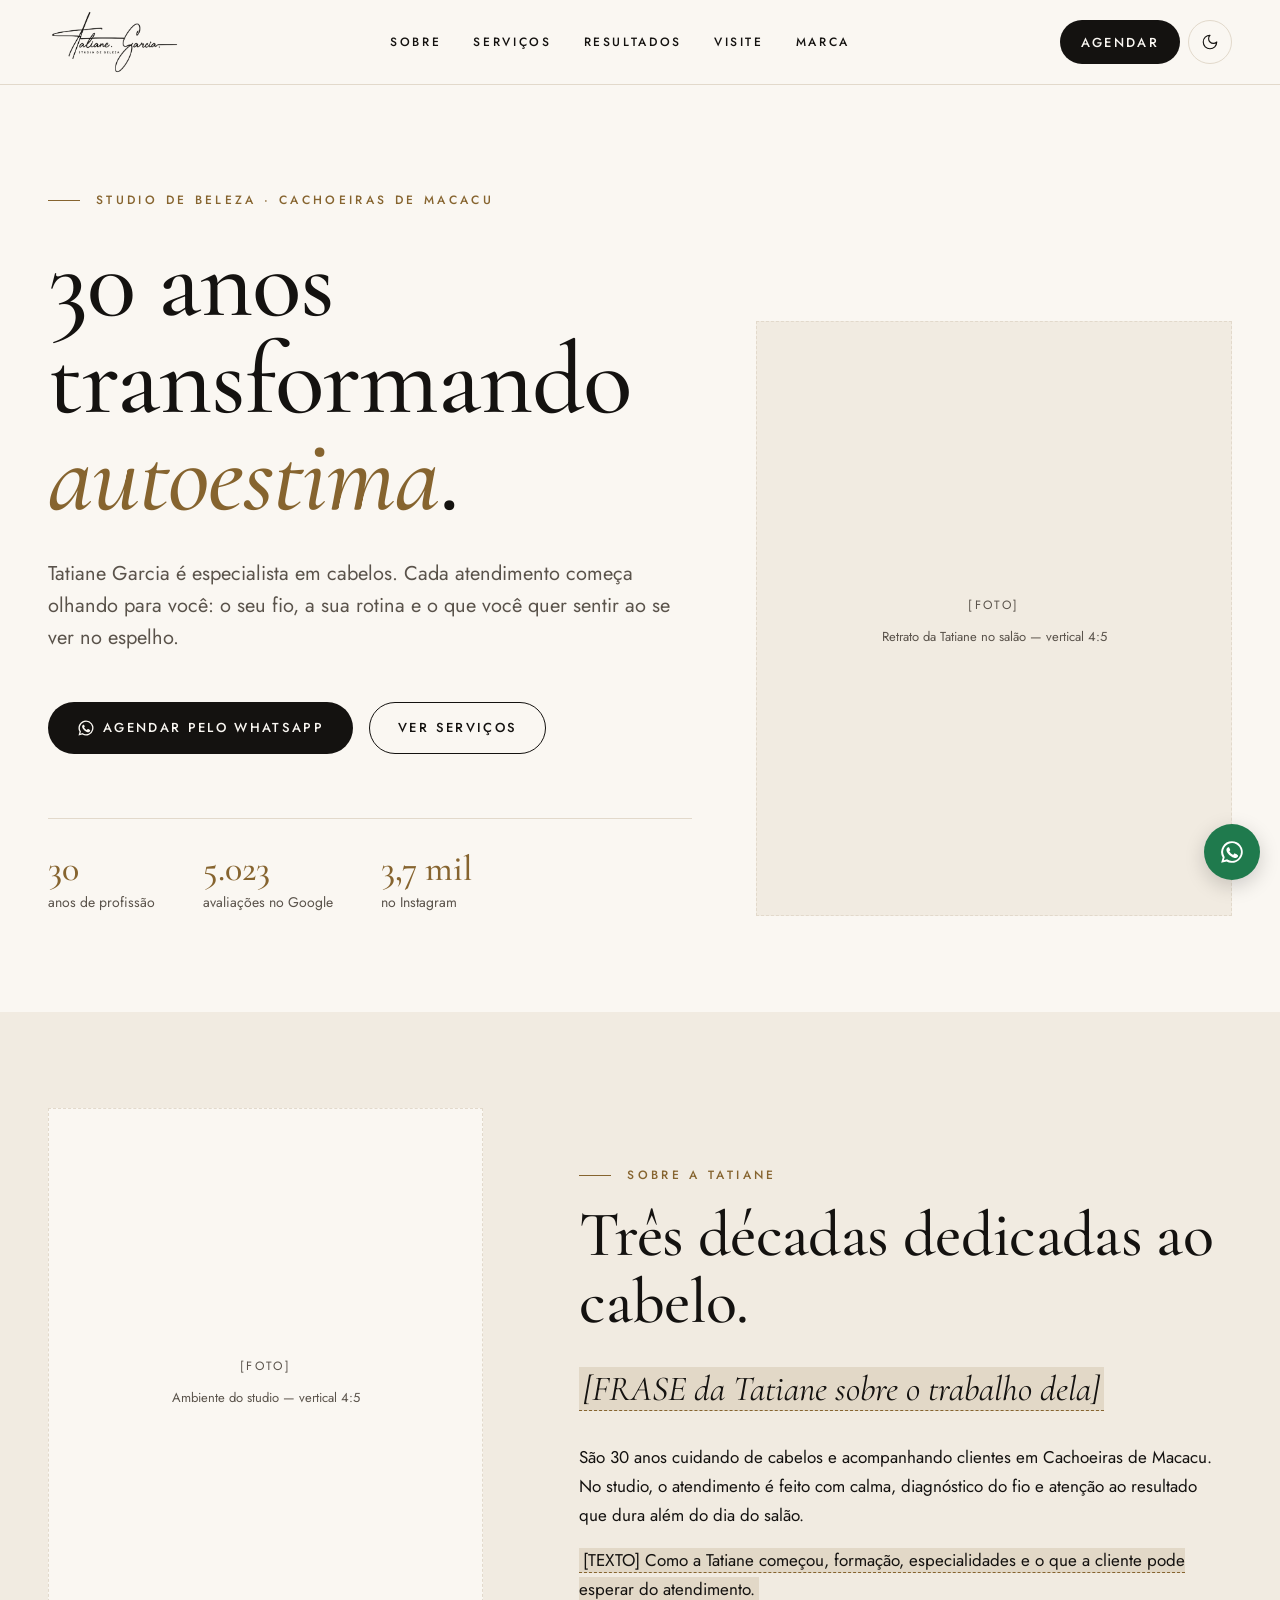
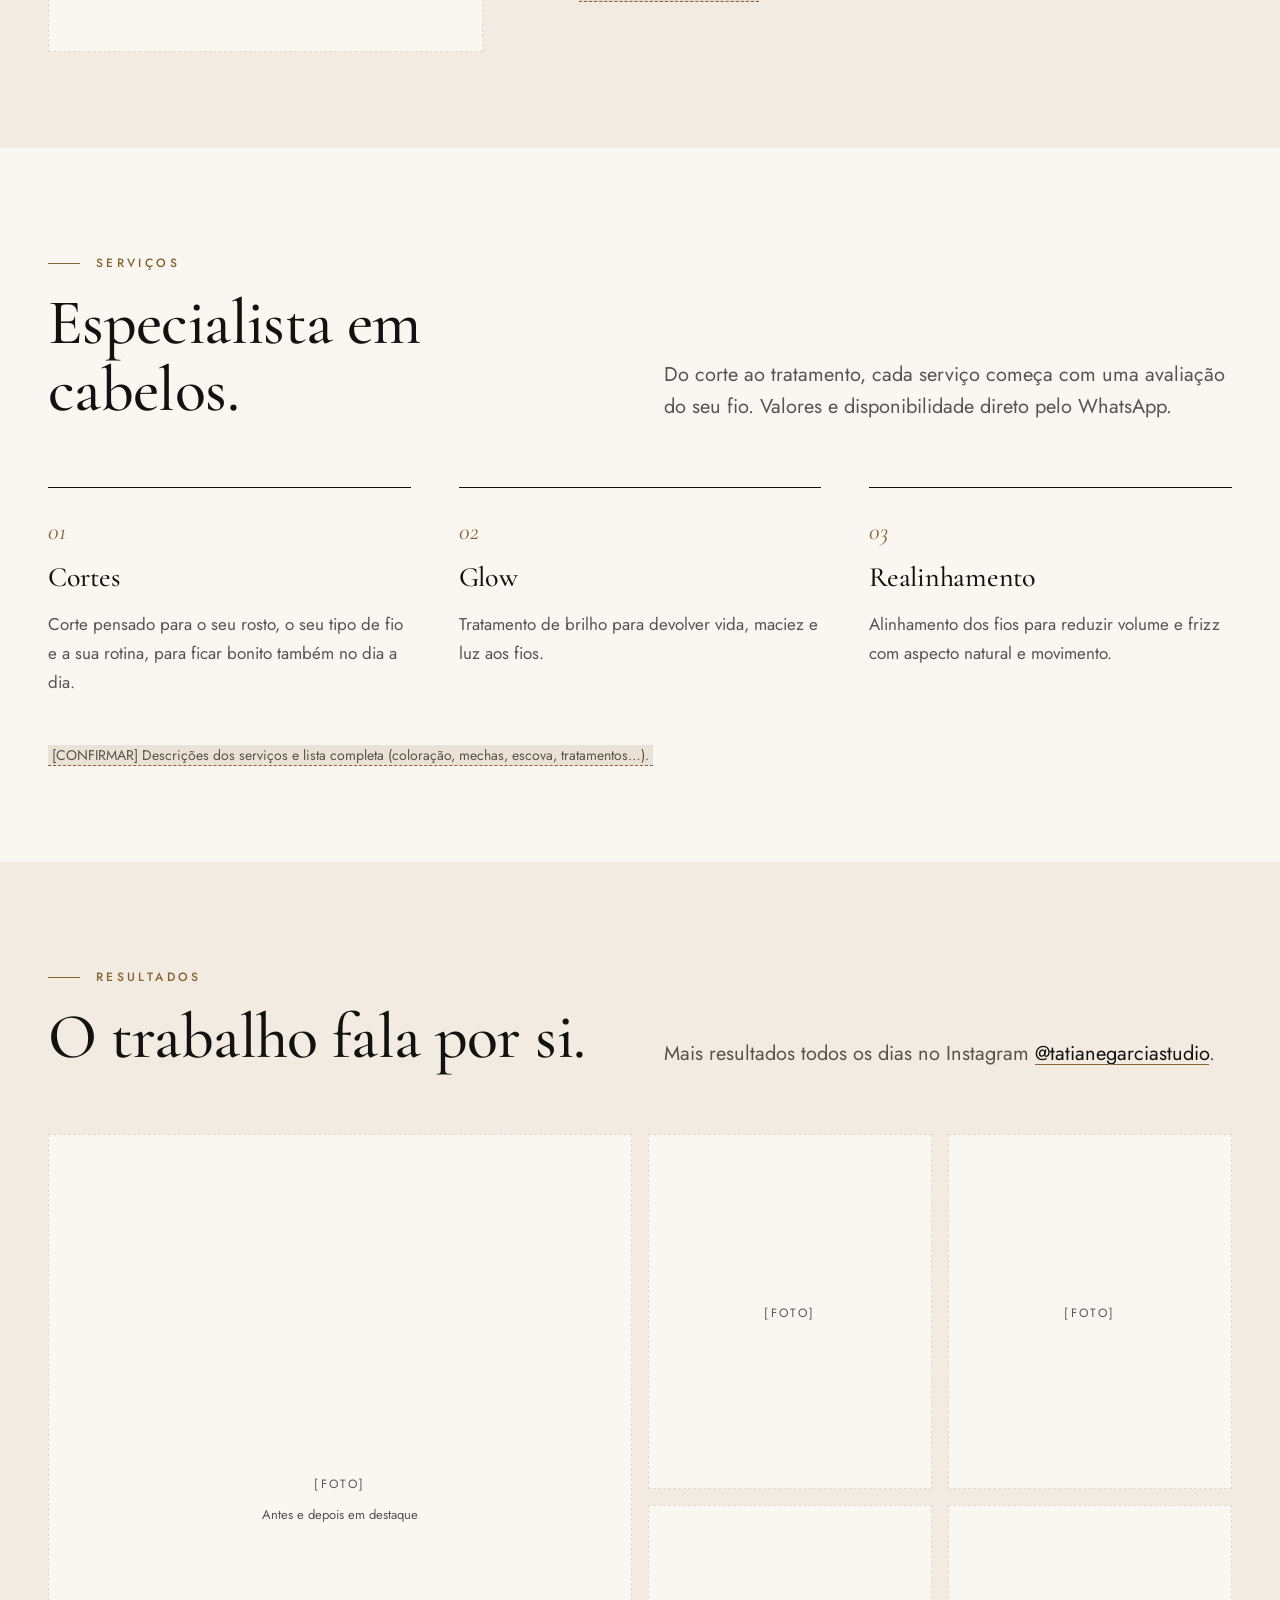
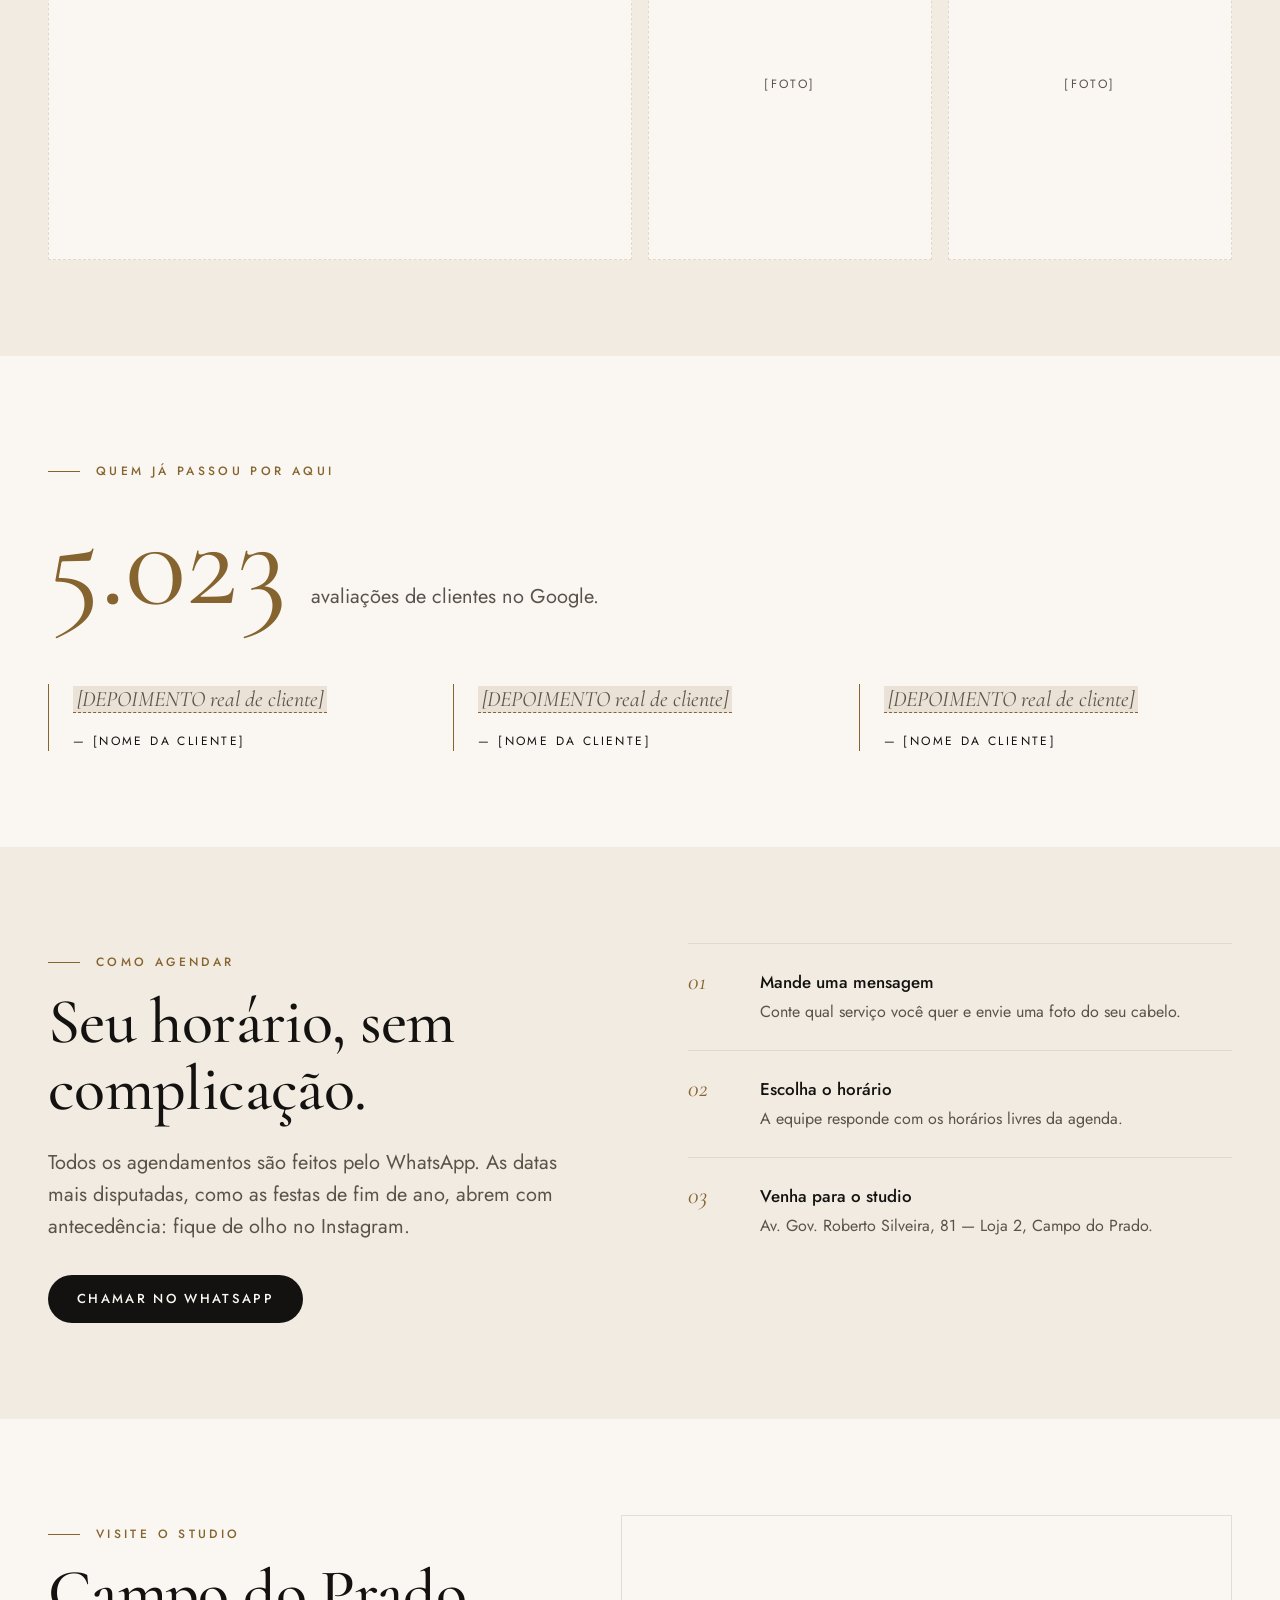
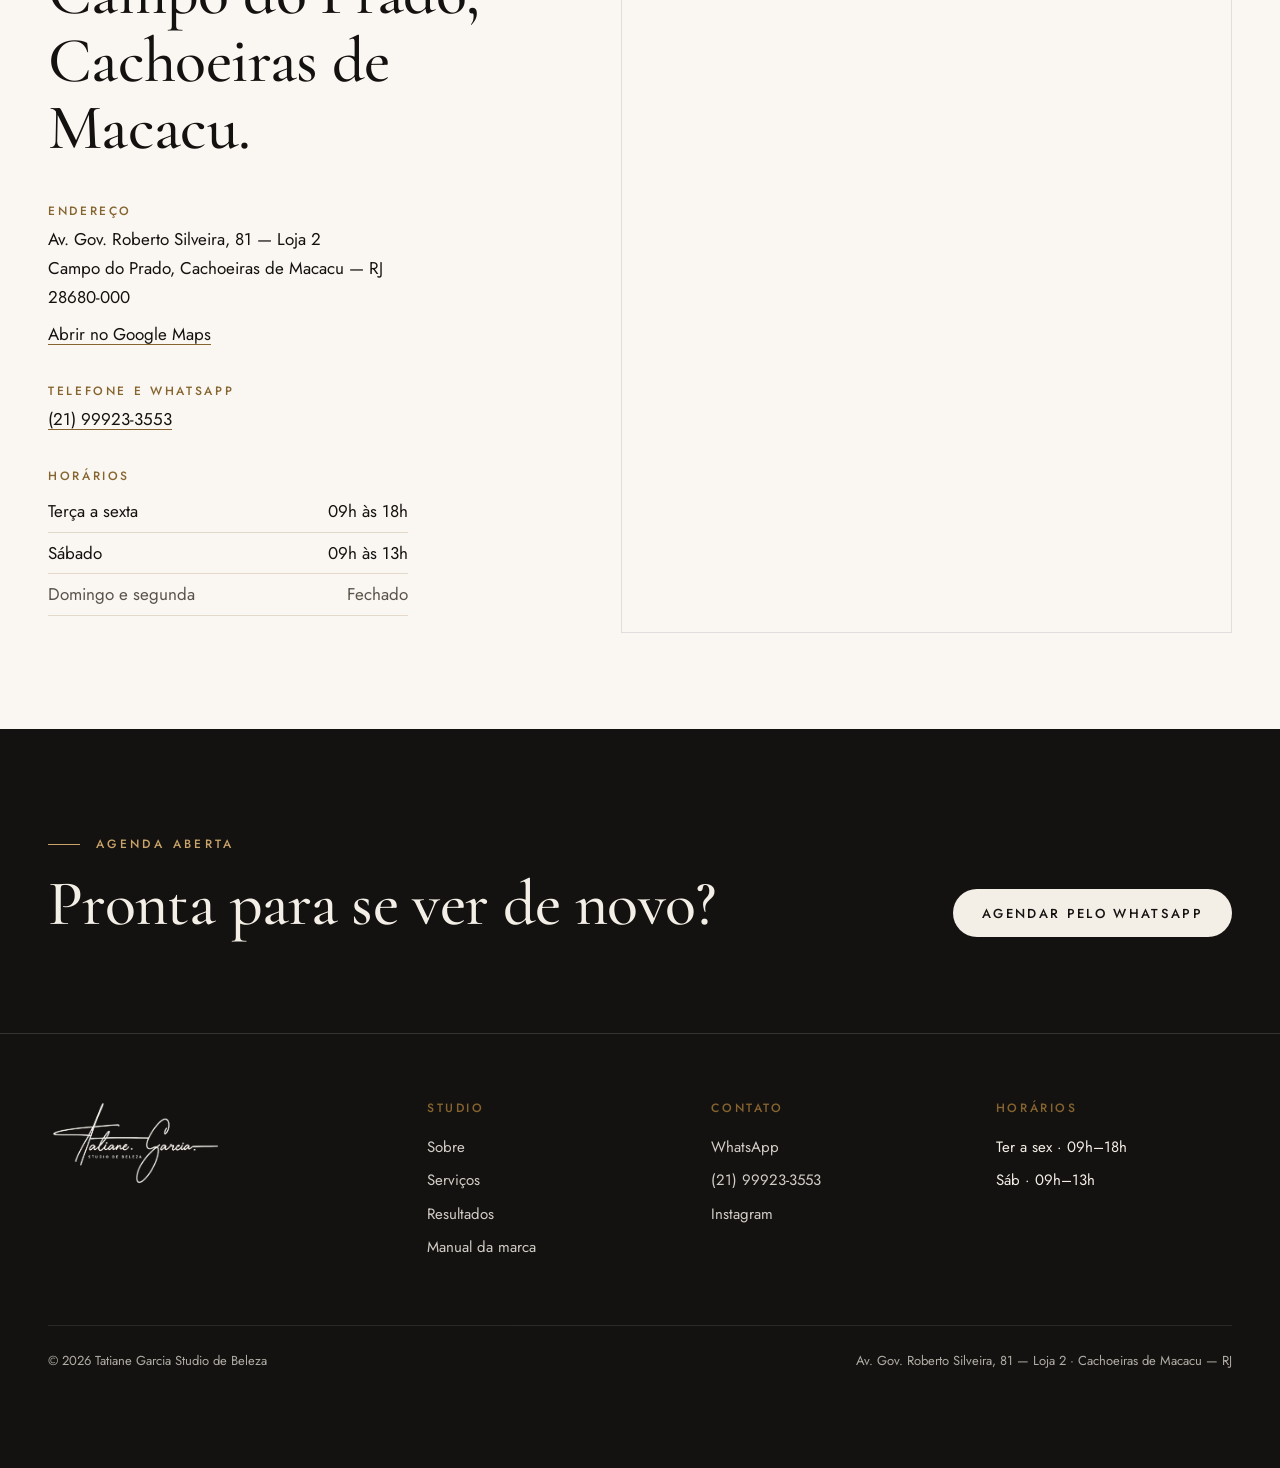
<file: index.html>
<!doctype html>
<html lang="pt-BR">
<head>
  <meta charset="utf-8">
  <meta name="viewport" content="width=device-width, initial-scale=1">
  <title>Tatiane Garcia Studio de Beleza · Cachoeiras de Macacu</title>
  <meta name="description" content="Especialista em cabelos há 30 anos em Cachoeiras de Macacu. Cortes, Glow e Realinhamento. Agende pelo WhatsApp.">
  <meta name="theme-color" content="#faf7f2">
  <meta property="og:title" content="Tatiane Garcia Studio de Beleza">
  <meta property="og:description" content="30 anos transformando autoestima. Especialista em cabelos em Cachoeiras de Macacu.">
  <meta property="og:image" content="assets/logo-original.jpg">
  <link rel="icon" href="assets/logo-preto.png">
  <link rel="preconnect" href="https://fonts.googleapis.com">
  <link rel="preconnect" href="https://fonts.gstatic.com" crossorigin>
  <link href="https://fonts.googleapis.com/css2?family=Cormorant+Garamond:ital,wght@0,500;0,600;1,500&family=Jost:wght@400;500&display=swap" rel="stylesheet">
  <link rel="stylesheet" href="assets/styles.css">
  <script src="assets/site.js"></script>
  <script type="application/ld+json">
  {
    "@context": "https://schema.org",
    "@type": "BeautySalon",
    "name": "Tatiane Garcia Studio de Beleza",
    "telephone": "+55 21 99923-3553",
    "address": {
      "@type": "PostalAddress",
      "streetAddress": "Av. Gov. Roberto Silveira, 81 - Loja 2 - Campo do Prado",
      "addressLocality": "Cachoeiras de Macacu",
      "addressRegion": "RJ",
      "postalCode": "28680-000",
      "addressCountry": "BR"
    },
    "openingHoursSpecification": [
      { "@type": "OpeningHoursSpecification", "dayOfWeek": ["Tuesday","Wednesday","Thursday","Friday"], "opens": "09:00", "closes": "18:00" },
      { "@type": "OpeningHoursSpecification", "dayOfWeek": "Saturday", "opens": "09:00", "closes": "13:00" }
    ],
    "sameAs": ["https://www.instagram.com/tatianegarciastudio/"]
  }
  </script>
</head>
<body>
  <a class="skip" href="#conteudo">Pular para o conteúdo</a>

  <header class="header">
    <div class="wrap header__in">
      <a class="logo" href="./" aria-label="Tatiane Garcia Studio de Beleza — início">
        <img class="logo--light" src="assets/logo-preto.png" alt="" width="809" height="415">
        <img class="logo--dark" src="assets/logo-branco.png" alt="" width="809" height="415">
      </a>
      <nav id="nav" class="nav" aria-label="Principal">
        <a href="#sobre">Sobre</a>
        <a href="#servicos">Serviços</a>
        <a href="#resultados">Resultados</a>
        <a href="#visita">Visite</a>
        <a href="brand/">Marca</a>
      </nav>
      <div class="header__tools">
        <a class="btn btn--primary btn--sm" href="https://wa.me/5521999233553?text=Ol%C3%A1%2C%20Tatiane!%20Gostaria%20de%20agendar%20um%20hor%C3%A1rio." target="_blank" rel="noopener">Agendar</a>
        <button class="icon-btn" type="button" data-theme-toggle aria-label="Alternar tema">
          <svg viewBox="0 0 24 24" fill="none" stroke="currentColor" stroke-width="1.5" stroke-linecap="round" stroke-linejoin="round" aria-hidden="true"><path d="M12 3a6 6 0 0 0 9 9 9 9 0 1 1-9-9Z"/></svg>
        </button>
        <button class="icon-btn menu-btn" type="button" data-menu aria-controls="nav" aria-expanded="false" aria-label="Abrir menu">
          <svg viewBox="0 0 24 24" fill="none" stroke="currentColor" stroke-width="1.5" stroke-linecap="round" aria-hidden="true"><path d="M4 8h16M4 16h16"/></svg>
        </button>
      </div>
    </div>
  </header>

  <main id="conteudo">
    <section class="hero">
      <div class="wrap hero__grid">
        <div>
          <span class="label">Studio de beleza · Cachoeiras de Macacu</span>
          <h1 class="display">30 anos transformando <em class="italic">autoestima</em>.</h1>
          <p class="lead">Tatiane Garcia é especialista em cabelos. Cada atendimento começa olhando para você: o seu fio, a sua rotina e o que você quer sentir ao se ver no espelho.</p>
          <div class="hero__ctas">
            <a class="btn btn--primary" href="https://wa.me/5521999233553?text=Ol%C3%A1%2C%20Tatiane!%20Gostaria%20de%20agendar%20um%20hor%C3%A1rio." target="_blank" rel="noopener">
              <svg viewBox="0 0 24 24" fill="currentColor" aria-hidden="true"><path d="M12 2a10 10 0 0 0-8.6 15.1L2 22l5-1.3A10 10 0 1 0 12 2Zm0 18.2a8.2 8.2 0 0 1-4.2-1.2l-.3-.2-3 .8.8-2.9-.2-.3A8.2 8.2 0 1 1 12 20.2Zm4.5-6.1c-.2-.1-1.5-.7-1.7-.8-.2-.1-.4-.1-.6.1l-.8 1c-.1.2-.3.2-.5.1a6.7 6.7 0 0 1-3.3-2.9c-.3-.4.2-.4.7-1.3.1-.2 0-.3 0-.4l-.8-1.8c-.2-.5-.4-.4-.6-.4h-.5a1 1 0 0 0-.7.3 3 3 0 0 0-.9 2.2 5.2 5.2 0 0 0 1.1 2.7 11.8 11.8 0 0 0 4.5 4c1.7.7 2.3.8 3.2.6a2.7 2.7 0 0 0 1.8-1.2 2.2 2.2 0 0 0 .1-1.3c0-.1-.2-.2-.5-.3Z"/></svg>
              Agendar pelo WhatsApp
            </a>
            <a class="btn btn--ghost" href="#servicos">Ver serviços</a>
          </div>
          <div class="hero__facts">
            <div class="fact"><b>30</b><span>anos de profissão</span></div>
            <div class="fact"><b>5.023</b><span>avaliações no Google</span></div>
            <div class="fact"><b>3,7 mil</b><span>no Instagram</span></div>
          </div>
        </div>
        <div class="ph" role="img" aria-label="Espaço para foto da Tatiane no salão">
          <div><span>[Foto]</span><small>Retrato da Tatiane no salão — vertical 4:5</small></div>
        </div>
      </div>
    </section>

    <section id="sobre" class="section section--alt">
      <div class="wrap about">
        <div class="ph" role="img" aria-label="Espaço para foto do salão">
          <div><span>[Foto]</span><small>Ambiente do studio — vertical 4:5</small></div>
        </div>
        <div>
          <span class="label">Sobre a Tatiane</span>
          <h2 class="h1" style="margin-top:16px">Três décadas dedicadas ao cabelo.</h2>
          <blockquote><span class="todo">[FRASE da Tatiane sobre o trabalho dela]</span></blockquote>
          <div class="prose">
            <p>São 30 anos cuidando de cabelos e acompanhando clientes em Cachoeiras de Macacu. No studio, o atendimento é feito com calma, diagnóstico do fio e atenção ao resultado que dura além do dia do salão.</p>
            <p><span class="todo">[TEXTO] Como a Tatiane começou, formação, especialidades e o que a cliente pode esperar do atendimento.</span></p>
          </div>
        </div>
      </div>
    </section>

    <section id="servicos" class="section">
      <div class="wrap">
        <div class="head">
          <div>
            <span class="label">Serviços</span>
            <h2 class="h1">Especialista em cabelos.</h2>
          </div>
          <p class="lead">Do corte ao tratamento, cada serviço começa com uma avaliação do seu fio. Valores e disponibilidade direto pelo WhatsApp.</p>
        </div>
        <div class="services">
          <article class="service">
            <span class="service__n">01</span>
            <h3 class="h2">Cortes</h3>
            <p>Corte pensado para o seu rosto, o seu tipo de fio e a sua rotina, para ficar bonito também no dia a dia.</p>
          </article>
          <article class="service">
            <span class="service__n">02</span>
            <h3 class="h2">Glow</h3>
            <p>Tratamento de brilho para devolver vida, maciez e luz aos fios.</p>
          </article>
          <article class="service">
            <span class="service__n">03</span>
            <h3 class="h2">Realinhamento</h3>
            <p>Alinhamento dos fios para reduzir volume e frizz com aspecto natural e movimento.</p>
          </article>
        </div>
        <p class="small note"><span class="todo">[CONFIRMAR] Descrições dos serviços e lista completa (coloração, mechas, escova, tratamentos…).</span></p>
      </div>
    </section>

    <section id="resultados" class="section section--alt">
      <div class="wrap">
        <div class="head">
          <div>
            <span class="label">Resultados</span>
            <h2 class="h1">O trabalho fala por si.</h2>
          </div>
          <p class="lead">Mais resultados todos os dias no Instagram <a class="link" href="https://www.instagram.com/tatianegarciastudio/" target="_blank" rel="noopener">@tatianegarciastudio</a>.</p>
        </div>
        <div class="gallery">
          <div class="ph" role="img" aria-label="Espaço para foto de resultado"><div><span>[Foto]</span><small>Antes e depois em destaque</small></div></div>
          <div class="ph" role="img" aria-label="Espaço para foto de resultado"><div><span>[Foto]</span></div></div>
          <div class="ph" role="img" aria-label="Espaço para foto de resultado"><div><span>[Foto]</span></div></div>
          <div class="ph" role="img" aria-label="Espaço para foto de resultado"><div><span>[Foto]</span></div></div>
          <div class="ph" role="img" aria-label="Espaço para foto de resultado"><div><span>[Foto]</span></div></div>
        </div>
      </div>
    </section>

    <section id="avaliacoes" class="section">
      <div class="wrap">
        <span class="label">Quem já passou por aqui</span>
        <div class="reviews__top" style="margin-top:24px">
          <span class="reviews__big">5.023</span>
          <p class="lead">avaliações de clientes no Google.</p>
        </div>
        <div class="quotes">
          <figure class="quote" style="margin:0"><p><span class="todo">[DEPOIMENTO real de cliente]</span></p><cite>— [Nome da cliente]</cite></figure>
          <figure class="quote" style="margin:0"><p><span class="todo">[DEPOIMENTO real de cliente]</span></p><cite>— [Nome da cliente]</cite></figure>
          <figure class="quote" style="margin:0"><p><span class="todo">[DEPOIMENTO real de cliente]</span></p><cite>— [Nome da cliente]</cite></figure>
        </div>
      </div>
    </section>

    <section id="agendar" class="section section--alt">
      <div class="wrap book">
        <div>
          <span class="label">Como agendar</span>
          <h2 class="h1" style="margin-top:16px">Seu horário, sem complicação.</h2>
          <p class="lead" style="margin-top:24px">Todos os agendamentos são feitos pelo WhatsApp. As datas mais disputadas, como as festas de fim de ano, abrem com antecedência: fique de olho no Instagram.</p>
          <a class="btn btn--primary" style="margin-top:32px" href="https://wa.me/5521999233553?text=Ol%C3%A1%2C%20Tatiane!%20Gostaria%20de%20agendar%20um%20hor%C3%A1rio." target="_blank" rel="noopener">Chamar no WhatsApp</a>
        </div>
        <ol class="steps">
          <li><div><strong>Mande uma mensagem</strong><span>Conte qual serviço você quer e envie uma foto do seu cabelo.</span></div></li>
          <li><div><strong>Escolha o horário</strong><span>A equipe responde com os horários livres da agenda.</span></div></li>
          <li><div><strong>Venha para o studio</strong><span>Av. Gov. Roberto Silveira, 81 — Loja 2, Campo do Prado.</span></div></li>
        </ol>
      </div>
    </section>

    <section id="visita" class="section">
      <div class="wrap visit">
        <div>
          <span class="label">Visite o studio</span>
          <h2 class="h1" style="margin:16px 0 40px">Campo do Prado, Cachoeiras de Macacu.</h2>
          <dl class="info">
            <div>
              <dt>Endereço</dt>
              <dd>Av. Gov. Roberto Silveira, 81 — Loja 2<br>Campo do Prado, Cachoeiras de Macacu — RJ<br>28680-000</dd>
              <dd style="margin-top:8px"><a class="link" href="https://www.google.com/maps/search/?api=1&query=Tatiane+Garcia+Studio+Av.+Gov.+Roberto+Silveira+81+Cachoeiras+de+Macacu" target="_blank" rel="noopener">Abrir no Google Maps</a></dd>
            </div>
            <div>
              <dt>Telefone e WhatsApp</dt>
              <dd><a class="link" href="tel:+5521999233553">(21) 99923-3553</a></dd>
            </div>
            <div>
              <dt>Horários</dt>
              <dd>
                <table class="hours">
                  <tbody>
                    <tr><td>Terça a sexta</td><td>09h às 18h</td></tr>
                    <tr><td>Sábado</td><td>09h às 13h</td></tr>
                    <tr class="off"><td>Domingo e segunda</td><td>Fechado</td></tr>
                  </tbody>
                </table>
              </dd>
            </div>
          </dl>
        </div>
        <iframe class="map" title="Mapa: Tatiane Garcia Studio em Cachoeiras de Macacu" loading="lazy" referrerpolicy="no-referrer-when-downgrade"
          src="https://www.google.com/maps?q=Av.+Gov.+Roberto+Silveira,+81,+Cachoeiras+de+Macacu+-+RJ,+28680-000&output=embed"></iframe>
      </div>
    </section>

    <section class="section band">
      <div class="wrap band__in">
        <div>
          <span class="label">Agenda aberta</span>
          <h2 class="h1" style="margin-top:16px">Pronta para se ver de novo?</h2>
        </div>
        <a class="btn btn--primary" href="https://wa.me/5521999233553?text=Ol%C3%A1%2C%20Tatiane!%20Gostaria%20de%20agendar%20um%20hor%C3%A1rio." target="_blank" rel="noopener">Agendar pelo WhatsApp</a>
      </div>
    </section>
  </main>

  <footer class="footer">
    <div class="wrap">
      <div class="footer__grid">
        <div><img class="logo-foot" src="assets/logo-branco.png" alt="Tatiane Garcia Studio de Beleza" width="809" height="415" style="filter:none"></div>
        <div>
          <h3>Studio</h3>
          <ul>
            <li><a href="#sobre">Sobre</a></li>
            <li><a href="#servicos">Serviços</a></li>
            <li><a href="#resultados">Resultados</a></li>
            <li><a href="brand/">Manual da marca</a></li>
          </ul>
        </div>
        <div>
          <h3>Contato</h3>
          <ul>
            <li><a href="https://wa.me/5521999233553" target="_blank" rel="noopener">WhatsApp</a></li>
            <li><a href="tel:+5521999233553">(21) 99923-3553</a></li>
            <li><a href="https://www.instagram.com/tatianegarciastudio/" target="_blank" rel="noopener">Instagram</a></li>
          </ul>
        </div>
        <div>
          <h3>Horários</h3>
          <ul>
            <li>Ter a sex · 09h–18h</li>
            <li>Sáb · 09h–13h</li>
          </ul>
        </div>
      </div>
      <div class="footer__bottom">
        <span>© <span data-year>2026</span> Tatiane Garcia Studio de Beleza</span>
        <span>Av. Gov. Roberto Silveira, 81 — Loja 2 · Cachoeiras de Macacu — RJ</span>
      </div>
    </div>
  </footer>

  <a class="fab" href="https://wa.me/5521999233553?text=Ol%C3%A1%2C%20Tatiane!%20Gostaria%20de%20agendar%20um%20hor%C3%A1rio." target="_blank" rel="noopener" aria-label="Agendar pelo WhatsApp">
    <svg viewBox="0 0 24 24" fill="currentColor" aria-hidden="true"><path d="M12 2a10 10 0 0 0-8.6 15.1L2 22l5-1.3A10 10 0 1 0 12 2Zm0 18.2a8.2 8.2 0 0 1-4.2-1.2l-.3-.2-3 .8.8-2.9-.2-.3A8.2 8.2 0 1 1 12 20.2Zm4.5-6.1c-.2-.1-1.5-.7-1.7-.8-.2-.1-.4-.1-.6.1l-.8 1c-.1.2-.3.2-.5.1a6.7 6.7 0 0 1-3.3-2.9c-.3-.4.2-.4.7-1.3.1-.2 0-.3 0-.4l-.8-1.8c-.2-.5-.4-.4-.6-.4h-.5a1 1 0 0 0-.7.3 3 3 0 0 0-.9 2.2 5.2 5.2 0 0 0 1.1 2.7 11.8 11.8 0 0 0 4.5 4c1.7.7 2.3.8 3.2.6a2.7 2.7 0 0 0 1.8-1.2 2.2 2.2 0 0 0 .1-1.3c0-.1-.2-.2-.5-.3Z"/></svg>
  </a>
</body>
</html>
</file>
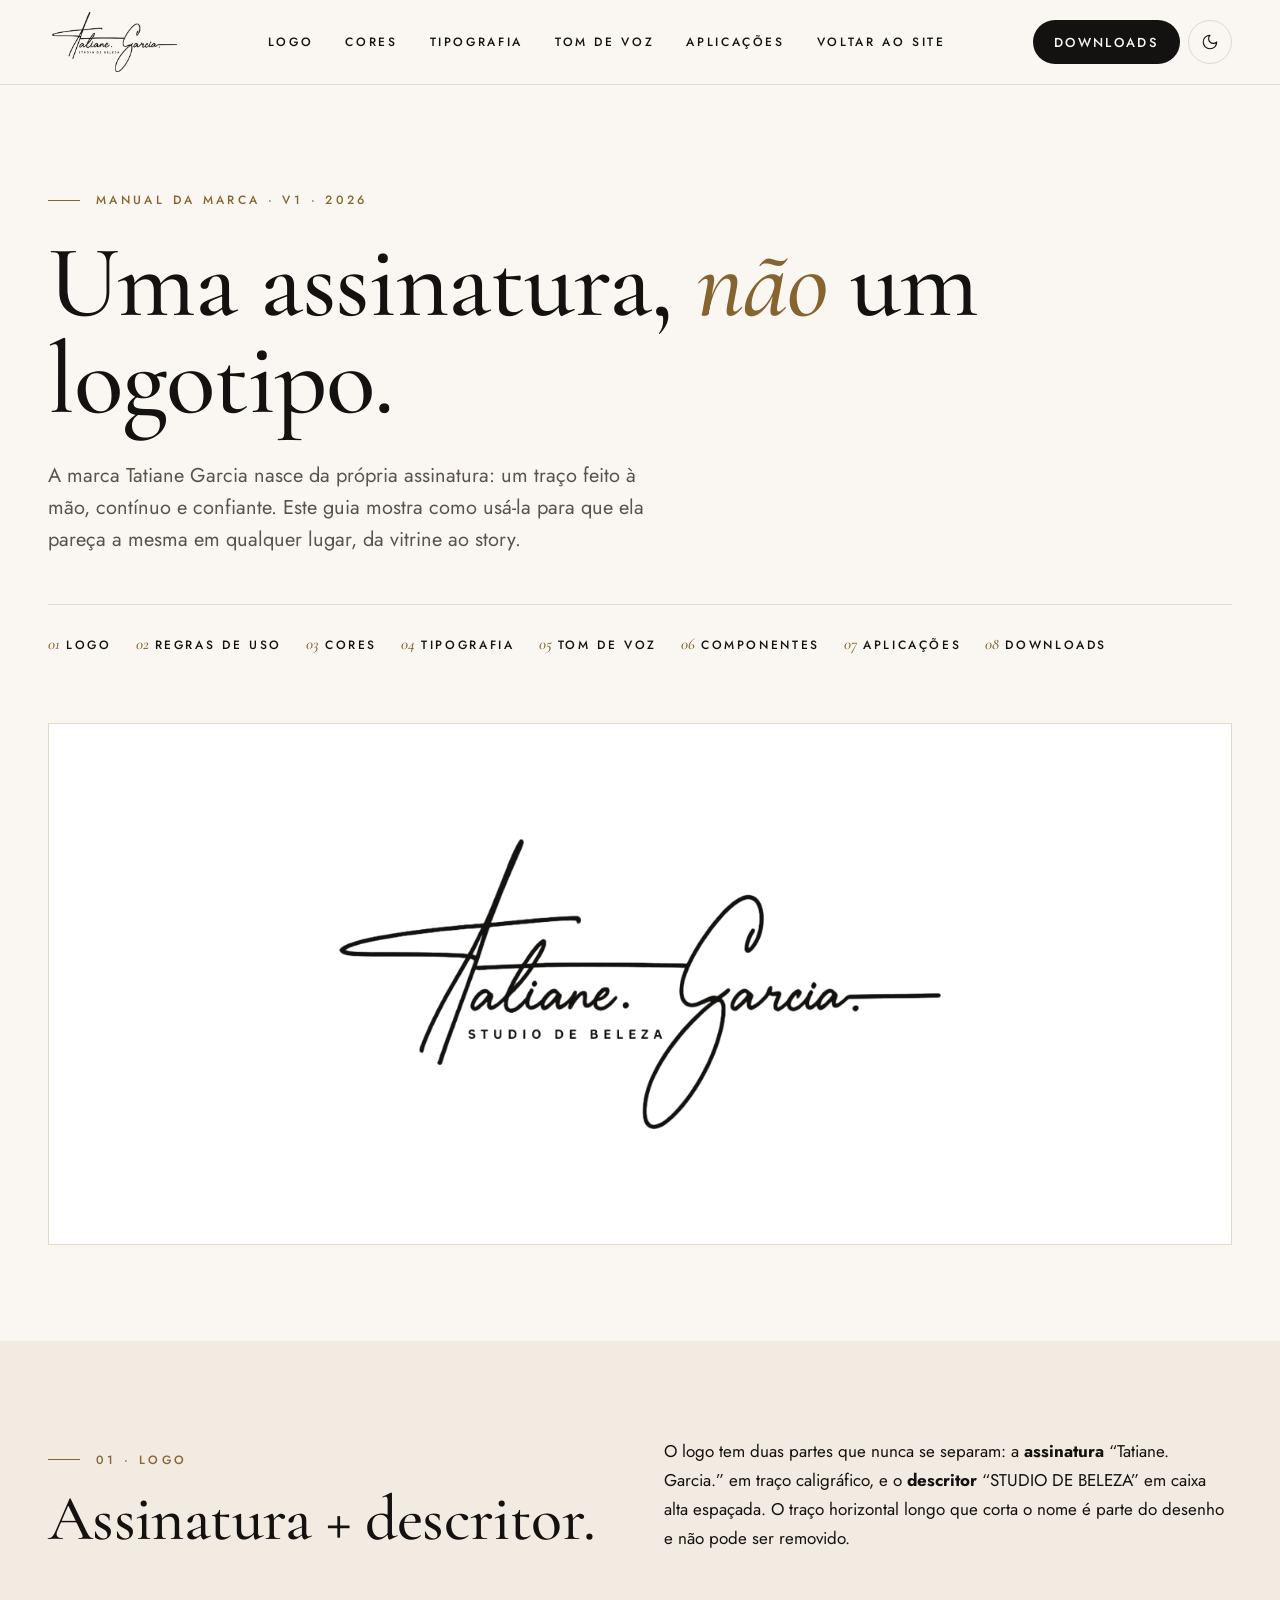
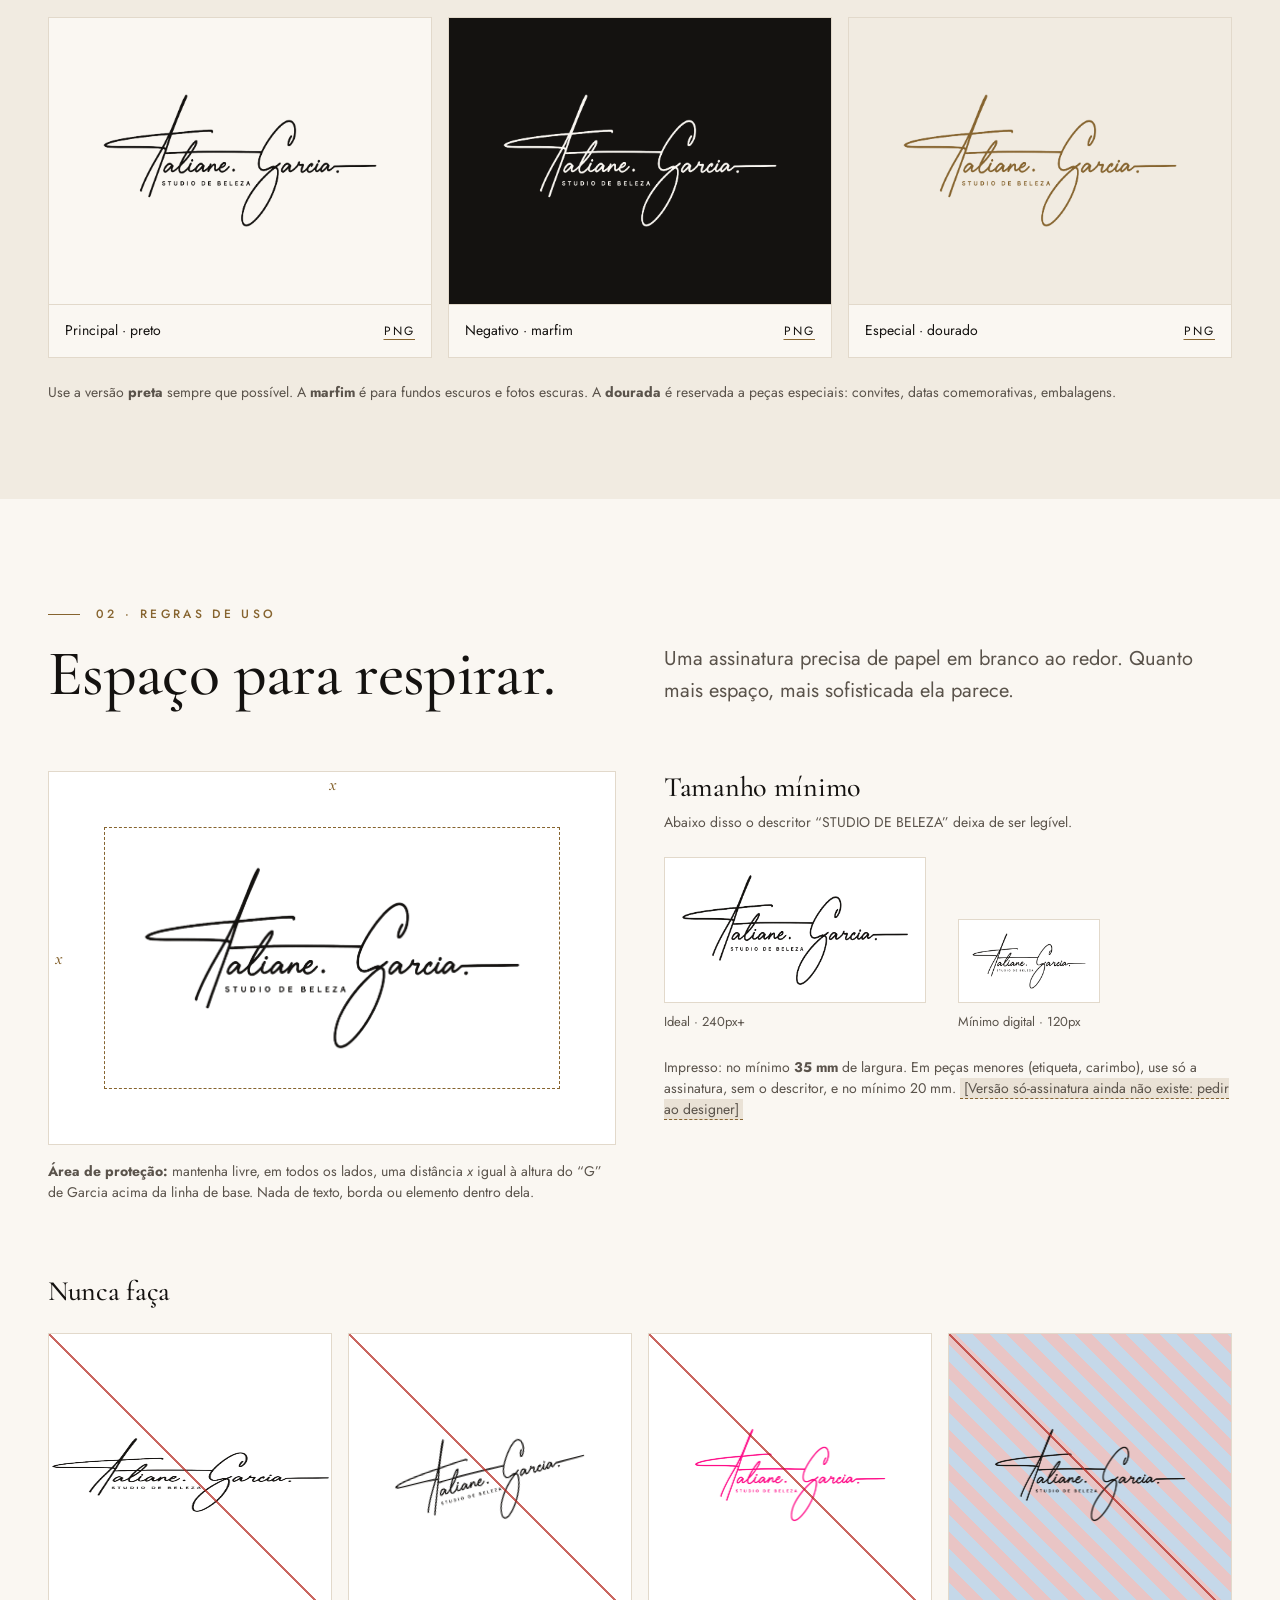
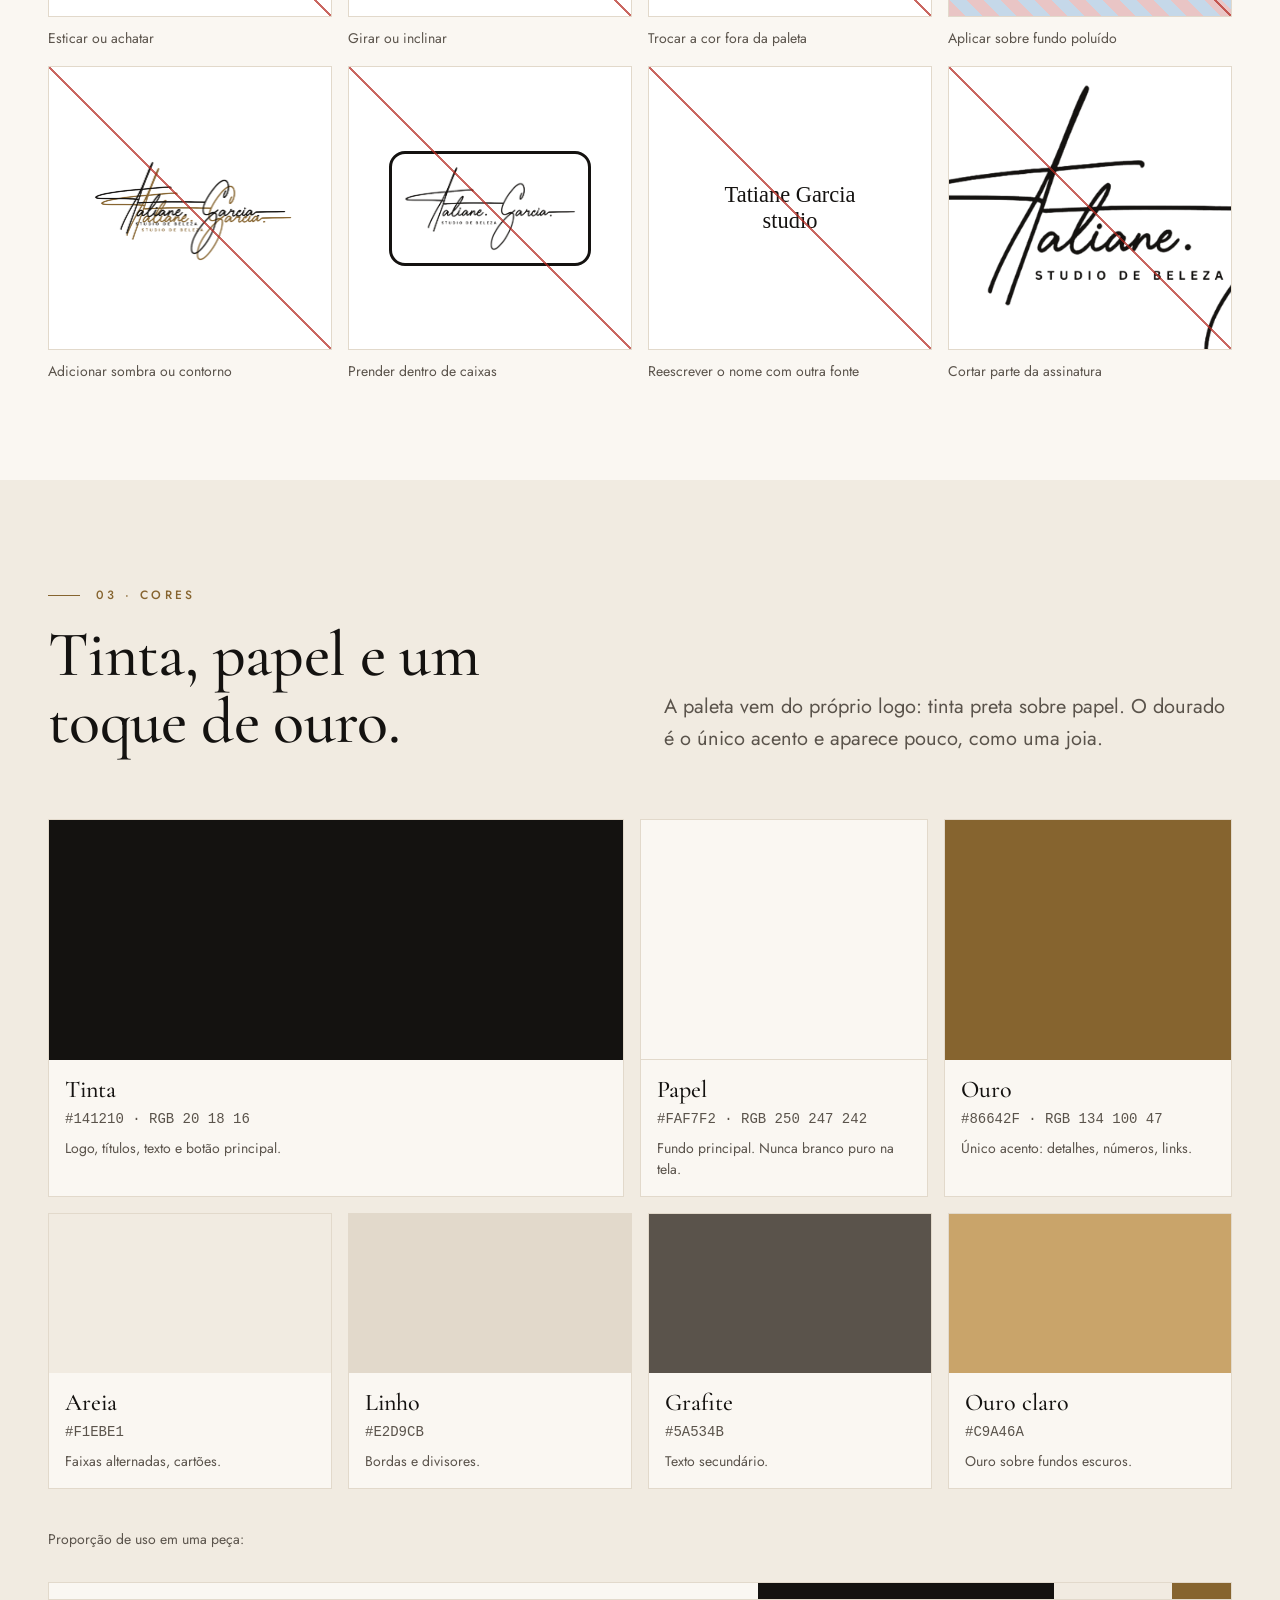
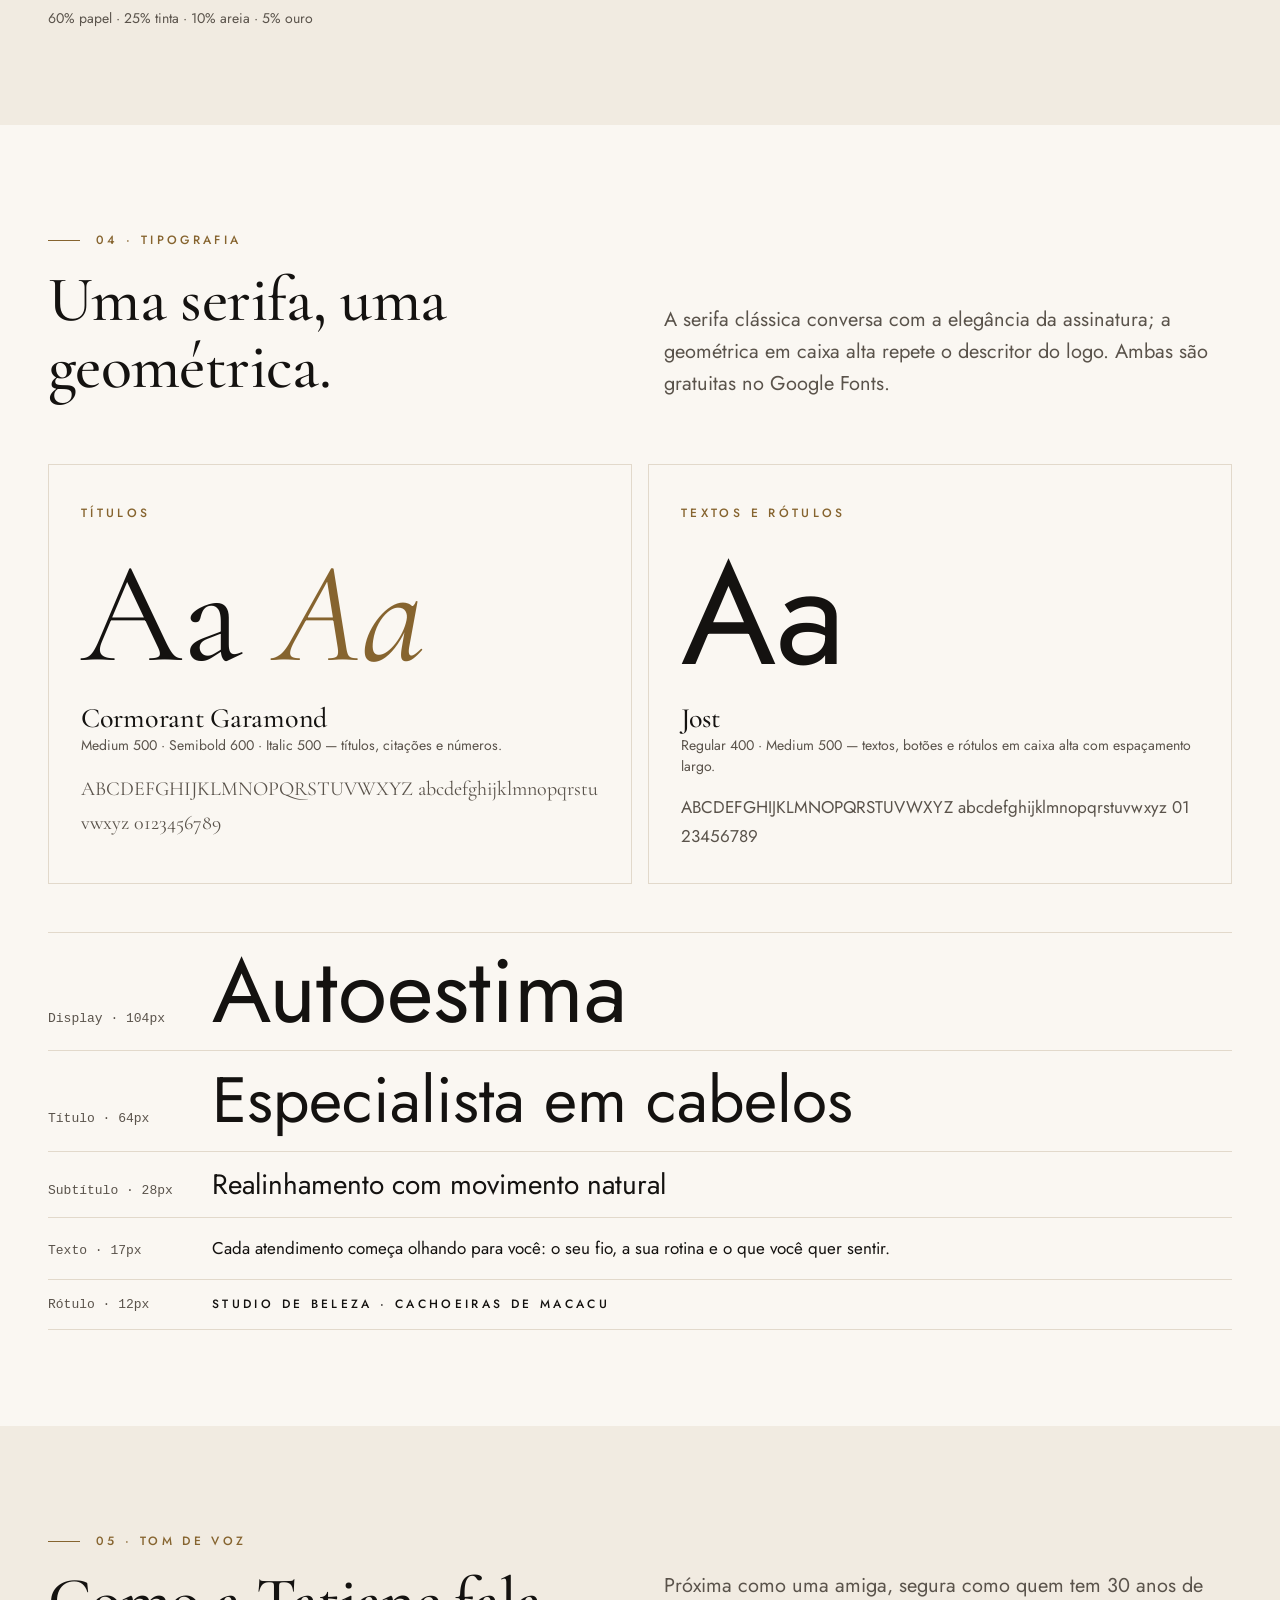
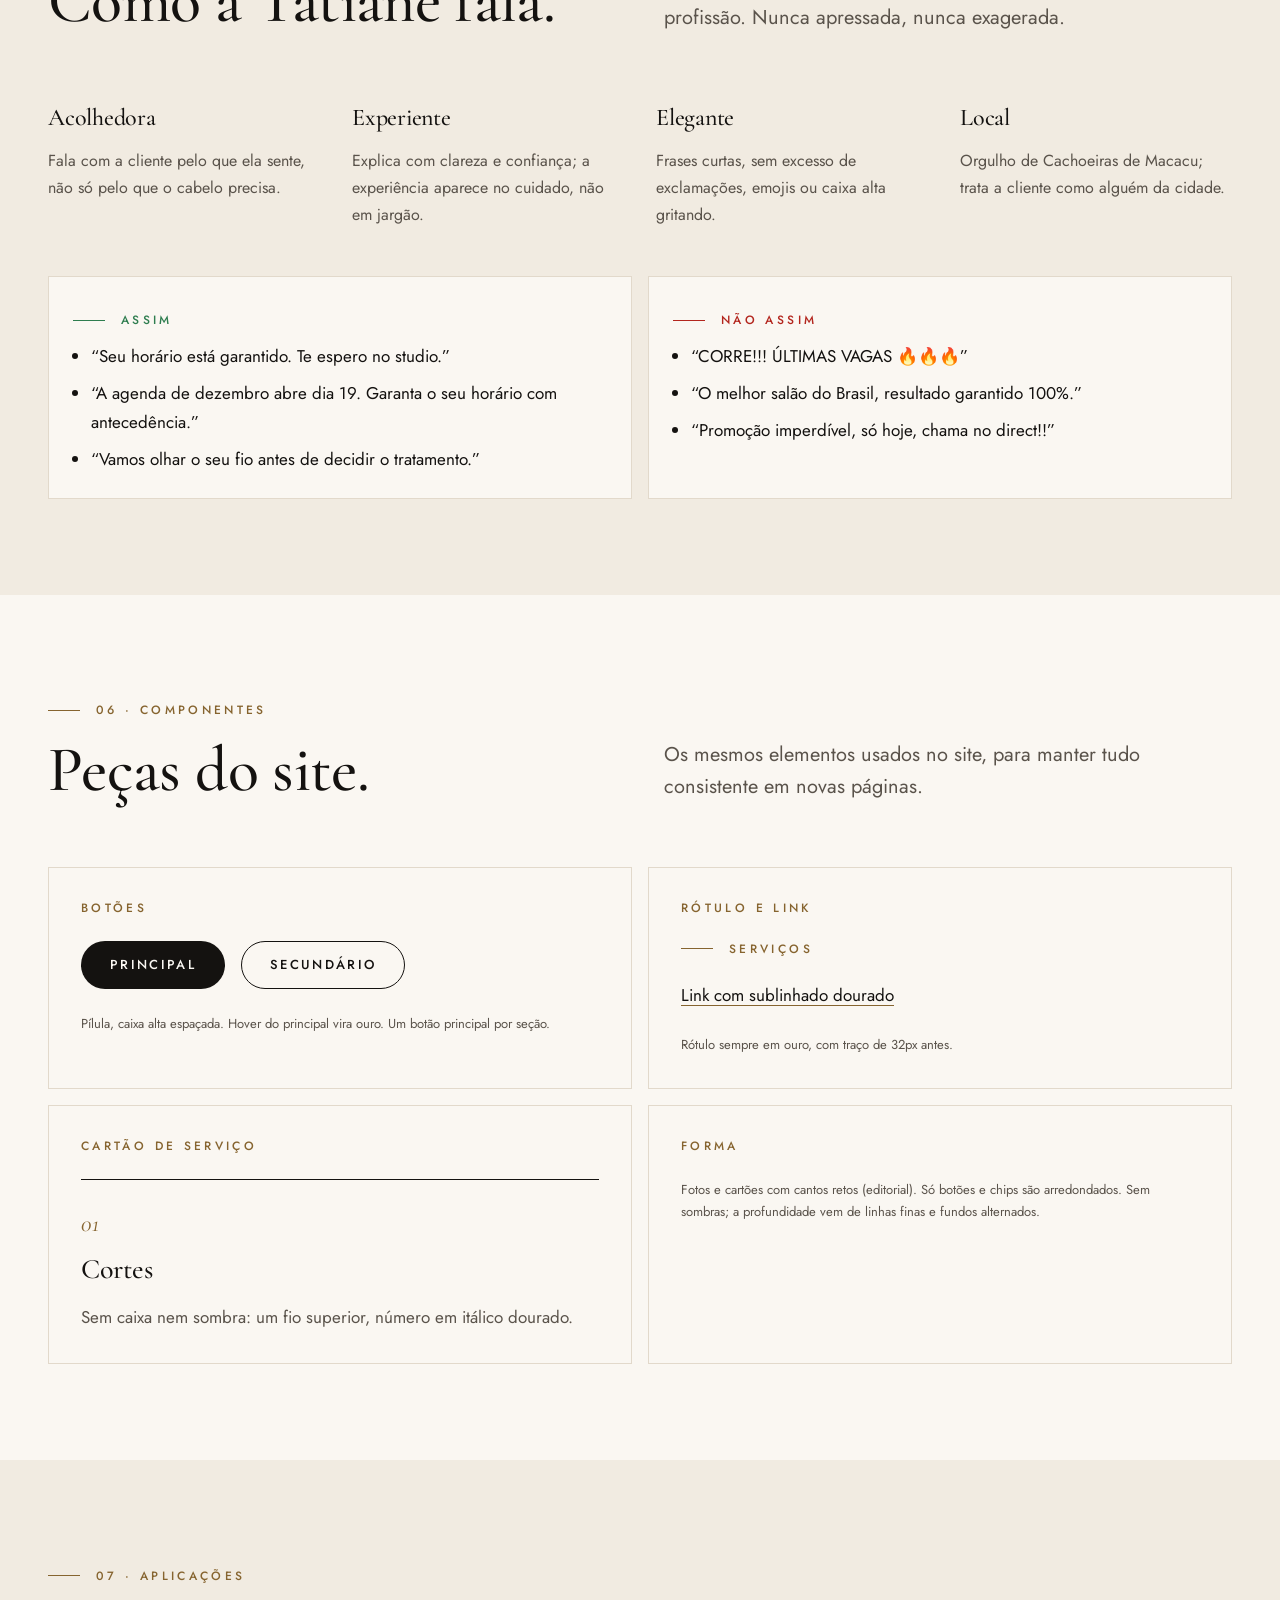
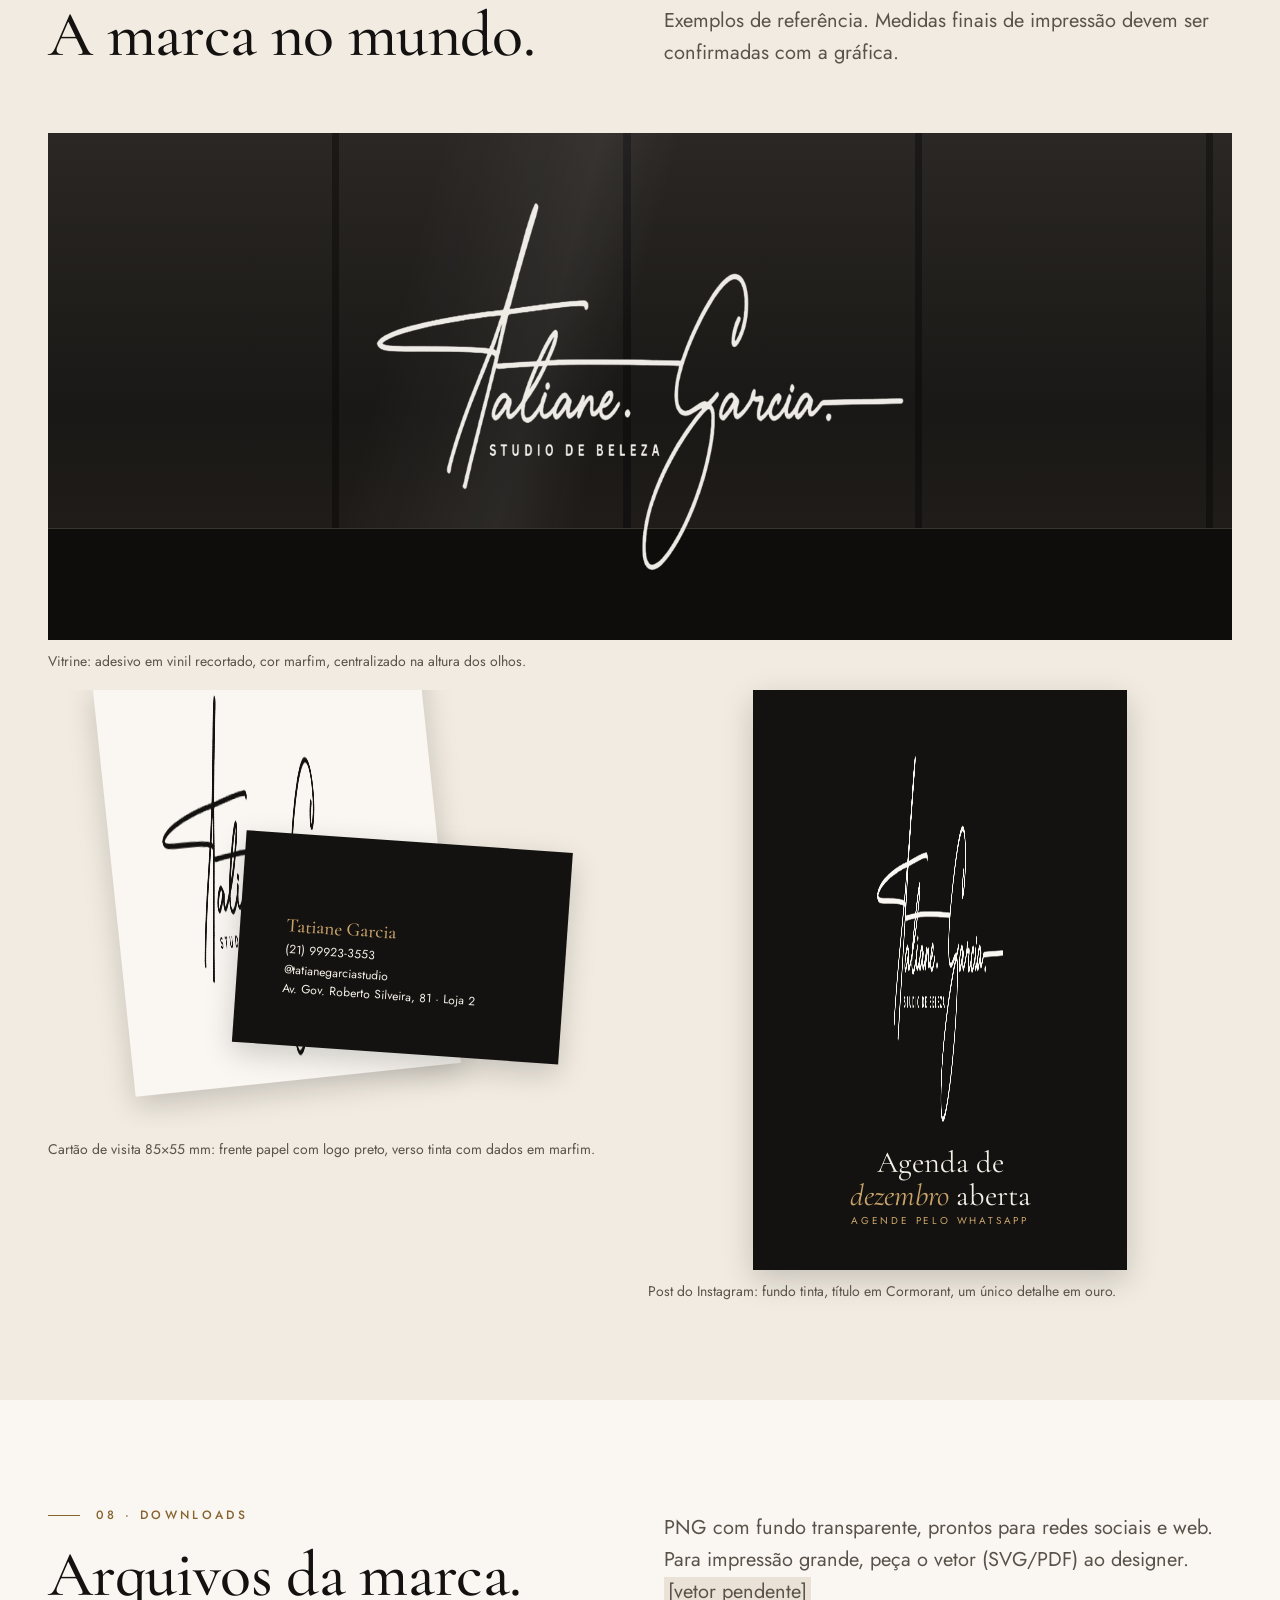
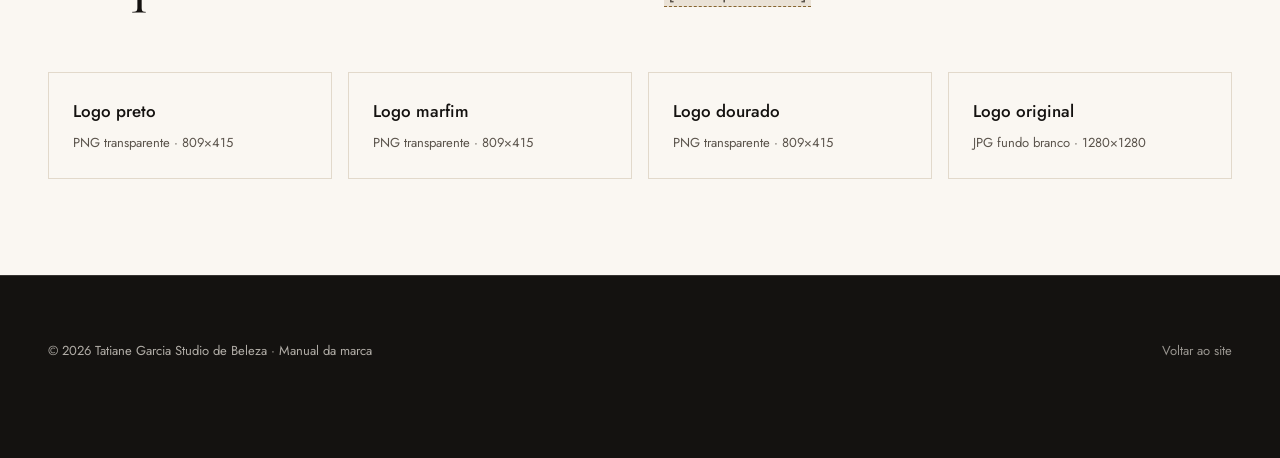
<file: brand/index.html>
<!doctype html>
<html lang="pt-BR">
<head>
  <meta charset="utf-8">
  <meta name="viewport" content="width=device-width, initial-scale=1">
  <title>Manual da Marca · Tatiane Garcia Studio</title>
  <meta name="description" content="Logo, cores, tipografia, tom de voz e aplicações da marca Tatiane Garcia Studio de Beleza.">
  <link rel="icon" href="../assets/logo-preto.png">
  <link rel="preconnect" href="https://fonts.googleapis.com">
  <link rel="preconnect" href="https://fonts.gstatic.com" crossorigin>
  <link href="https://fonts.googleapis.com/css2?family=Cormorant+Garamond:ital,wght@0,500;0,600;1,500&family=Jost:wght@400;500&display=swap" rel="stylesheet">
  <link rel="stylesheet" href="../assets/styles.css">
  <script src="../assets/site.js"></script>
  <style>
    .tiles > *, .donts > *, .apps > *, .swatches > *, .type-grid > *, .comp > *, .dl > *, .rules > *, .voice > *, .say > * { min-width: 0; }
    .tile__art, .dont__art, .hero-logo { grid-template-columns: minmax(0, 1fr); justify-items: center; }
    .tile__art img, .dont__art img, .hero-logo img, .clear__box img { height: auto; }
    .toc { display: flex; flex-wrap: wrap; gap: 8px 24px; margin-top: var(--s-6); padding-top: var(--s-4); border-top: 1px solid var(--line); list-style: none; padding-left: 0; }
    .toc a { font-size: .75rem; letter-spacing: .22em; text-transform: uppercase; text-decoration: none; font-weight: 500; }
    .toc a:hover { color: var(--gold); }
    .toc span { color: var(--gold); margin-right: 6px; font-family: var(--font-display); font-style: italic; letter-spacing: 0; font-size: 1rem; }

    .hero-logo { margin-top: var(--s-7); background: #fff; display: grid; place-items: center; padding: clamp(32px, 8vw, 96px); border: 1px solid var(--line); }
    .hero-logo img { width: min(640px, 100%); }

    .tiles { display: grid; grid-template-columns: repeat(3, 1fr); gap: var(--s-3); }
    .tile { display: grid; grid-template-rows: 1fr auto; border: 1px solid var(--line); }
    .tile__art { aspect-ratio: 4 / 3; display: grid; place-items: center; padding: 12%; }
    .tile__art img { width: 100%; }
    .tile__meta { display: flex; justify-content: space-between; align-items: center; gap: 12px; padding: 14px 16px; border-top: 1px solid var(--line); font-size: .875rem; background: var(--paper); }
    .tile__meta a { font-size: .75rem; letter-spacing: .18em; text-transform: uppercase; }
    @media (max-width: 860px) { .tiles { grid-template-columns: 1fr; } }

    .rules { display: grid; grid-template-columns: 1fr 1fr; gap: var(--s-6); align-items: start; }
    .clear { position: relative; background: #fff; border: 1px solid var(--line); padding: 56px; }
    .clear__box { position: relative; outline: 1px dashed #86642f; outline-offset: 0; padding: 28px; }
    .clear__box img { width: 100%; }
    .clear__x { position: absolute; font: italic 500 1.1rem var(--font-display); color: #86642f; }
    .clear__x--t { top: 2px; left: 50%; transform: translateX(-50%); }
    .clear__x--l { left: 6px; top: 50%; transform: translateY(-50%); }
    .sizes { display: flex; align-items: end; gap: var(--s-5); flex-wrap: wrap; margin-top: var(--s-4); }
    .sizes figure { margin: 0; }
    .sizes figcaption { font-size: .8125rem; color: var(--ink-soft); margin-top: 8px; }
    .sizes .s-box { background: #fff; border: 1px solid var(--line); padding: 10px; }
    @media (max-width: 860px) { .rules { grid-template-columns: 1fr; } .clear { padding: 40px 28px; } }

    .donts { display: grid; grid-template-columns: repeat(4, 1fr); gap: var(--s-3); }
    .dont { margin: 0; }
    .dont__art { aspect-ratio: 1; display: grid; place-items: center; padding: 14%; background: #fff; border: 1px solid var(--line); position: relative; overflow: hidden; }
    .dont__art::after { content: ""; position: absolute; inset: 0; background: linear-gradient(to top right, transparent calc(50% - 1px), #b3261e calc(50% - 1px), #b3261e calc(50% + 1px), transparent calc(50% + 1px)); opacity: .7; }
    .dont__art img { width: 100%; }
    .dont figcaption { font-size: .875rem; margin-top: 10px; color: var(--ink-soft); }
    .d-stretch img { transform: scaleX(1.45) scaleY(.8); }
    .d-rotate img { transform: rotate(-14deg); }
    .d-color img { filter: invert(14%) sepia(90%) saturate(6000%) hue-rotate(320deg); }
    .d-busy { background: repeating-linear-gradient(45deg, #e9c5c5 0 12px, #c5d8e9 12px 24px) !important; }
    .d-shadow img { filter: drop-shadow(6px 6px 0 #86642f); }
    .d-box { background: #fff; }
    .d-box img { border: 3px solid #141210; border-radius: 16px; padding: 8px; }
    .d-font { font-family: "Comic Sans MS", cursive; font-size: 1.4rem; color: #141210; text-align: center; line-height: 1.2; }
    .d-crop { padding: 0 !important; }
    .d-crop img { width: 220%; max-width: none; transform: translateX(18%); }
    @media (max-width: 860px) { .donts { grid-template-columns: 1fr 1fr; } }

    .swatches { display: grid; grid-template-columns: 2fr 1fr 1fr; gap: var(--s-3); }
    .swatch { border: 1px solid var(--line); background: var(--paper); }
    .swatch__chip { aspect-ratio: 16 / 9; }
    .swatch--hero .swatch__chip { aspect-ratio: auto; height: 240px; }
    .swatch__meta { padding: 16px; display: grid; gap: 4px; }
    .swatch__meta strong { font-family: var(--font-display); font-weight: 500; font-size: 1.5rem; line-height: 1.2; }
    .swatch__meta code { font: .875rem/1.5 ui-monospace, Consolas, monospace; color: var(--ink-soft); }
    .swatch__meta p { font-size: .875rem; color: var(--ink-soft); line-height: 1.5; margin-top: 4px; }
    .swatches--sm { grid-template-columns: repeat(4, 1fr); margin-top: var(--s-3); }
    .ratio { display: flex; height: 18px; margin-top: var(--s-5); border: 1px solid var(--line); }
    .ratio span { display: block; height: 100%; }
    @media (max-width: 860px) { .swatches { grid-template-columns: 1fr 1fr; } .swatch--hero { grid-column: 1 / -1; } .swatches--sm { grid-template-columns: 1fr 1fr; } }

    .type-grid { display: grid; grid-template-columns: 1fr 1fr; gap: var(--s-3); }
    .specimen { border: 1px solid var(--line); padding: var(--s-5); background: var(--paper); }
    .specimen__big { font-size: clamp(5rem, 12vw, 9rem); line-height: 1; margin: var(--s-3) 0; }
    .specimen__chars { color: var(--ink-soft); word-break: break-all; }
    .scale { margin-top: var(--s-6); border-top: 1px solid var(--line); }
    .scale__row { display: grid; grid-template-columns: 140px 1fr; gap: var(--s-4); align-items: baseline; padding: var(--s-3) 0; border-bottom: 1px solid var(--line); }
    .scale__row code { font: .8125rem ui-monospace, Consolas, monospace; color: var(--ink-soft); }
    @media (max-width: 860px) { .type-grid { grid-template-columns: 1fr; } .scale__row { grid-template-columns: 1fr; gap: 4px; } }

    .voice { display: grid; grid-template-columns: repeat(4, 1fr); gap: var(--s-5); }
    .voice h3 { font-size: 1.5rem; margin-bottom: 8px; }
    .voice p { color: var(--ink-soft); font-size: 1rem; }
    .say { display: grid; grid-template-columns: 1fr 1fr; gap: var(--s-3); margin-top: var(--s-6); }
    .say > div { padding: var(--s-4); border: 1px solid var(--line); background: var(--paper); }
    .say ul { margin: 12px 0 0; padding-left: 18px; display: grid; gap: 8px; }
    .say .yes .label { color: #2e7d4f; }
    .say .no .label { color: #b3261e; }
    :root[data-theme="dark"] .say .yes .label { color: #6fcf97; }
    :root[data-theme="dark"] .say .no .label { color: #f28b82; }
    @media (prefers-color-scheme: dark) { :root:not([data-theme="light"]) .say .yes .label { color: #6fcf97; } :root:not([data-theme="light"]) .say .no .label { color: #f28b82; } }
    @media (max-width: 860px) { .voice { grid-template-columns: 1fr 1fr; } .say { grid-template-columns: 1fr; } }

    .comp { display: grid; grid-template-columns: 1fr 1fr; gap: var(--s-3); }
    .comp > div { border: 1px solid var(--line); padding: var(--s-5); background: var(--paper); display: grid; gap: var(--s-4); align-content: start; }
    .comp .row { display: flex; flex-wrap: wrap; gap: var(--s-3); align-items: center; }
    .comp .cap { font-size: .8125rem; color: var(--ink-soft); }
    @media (max-width: 860px) { .comp { grid-template-columns: 1fr; } }

    .apps { display: grid; grid-template-columns: repeat(6, 1fr); gap: var(--s-3); }
    .app { margin: 0; }
    .app figcaption { font-size: .875rem; color: var(--ink-soft); margin-top: 10px; }
    .app--vitrine { grid-column: span 6; }
    .app--card, .app--post { grid-column: span 3; }
    .vitrine { position: relative; aspect-ratio: 21 / 9; overflow: hidden;
      background: linear-gradient(180deg, #2a2724 0%, #1a1816 55%, #24201c 100%); display: grid; place-items: center; }
    .vitrine::before { content: ""; position: absolute; inset: 0; background:
      linear-gradient(105deg, transparent 30%, rgb(255 255 255 / .06) 42%, transparent 48%),
      repeating-linear-gradient(90deg, transparent 0 24%, rgb(0 0 0 / .35) 24% 24.6%); }
    .vitrine::after { content: ""; position: absolute; left: 0; right: 0; bottom: 0; height: 22%; background: #0f0d0c; border-top: 1px solid #3a342e; }
    .vitrine img { position: relative; z-index: 1; width: min(560px, 62%); opacity: .95; }
    .cards { aspect-ratio: 4 / 3; background: var(--paper-2); display: grid; place-items: center; gap: 0; position: relative; overflow: hidden; }
    .bc { position: absolute; width: 56%; aspect-ratio: 85 / 55; box-shadow: 0 10px 30px rgb(0 0 0 / .18); display: grid; place-items: center; }
    .bc--front { background: #faf7f2; transform: rotate(-6deg) translate(-18%, -10%); }
    .bc--front img { width: 72%; }
    .bc--back { background: #141210; color: #f3eee6; transform: rotate(4deg) translate(20%, 16%); padding: 8%; place-items: end start; font-size: clamp(.5rem, 1.1vw, .75rem); line-height: 1.6; }
    .bc--back b { display: block; font-family: var(--font-display); font-weight: 500; font-size: 1.6em; color: #c9a46a; letter-spacing: 0; }
    .post { aspect-ratio: 4 / 3; background: var(--paper-2); display: grid; place-items: center; }
    .post__sq { width: 64%; aspect-ratio: 1; background: #141210; color: #f3eee6; display: grid; grid-template-rows: auto 1fr auto; padding: 7%; box-shadow: 0 10px 30px rgb(0 0 0 / .18); }
    .post__sq img { width: 46%; justify-self: center; }
    .post__sq .t { align-self: center; text-align: center; font-family: var(--font-display); font-size: clamp(1rem, 2.6vw, 1.9rem); line-height: 1.1; }
    .post__sq .t em { color: #c9a46a; }
    .post__sq .s { text-align: center; font-size: clamp(.45rem, .9vw, .625rem); letter-spacing: .28em; text-transform: uppercase; color: #c9a46a; }
    @media (max-width: 860px) { .app--card, .app--post { grid-column: span 6; } .vitrine { aspect-ratio: 4 / 3; } .vitrine img { width: 80%; } }

    .dl { display: grid; grid-template-columns: repeat(4, 1fr); gap: var(--s-3); }
    .dl a { display: grid; gap: 6px; padding: var(--s-4); border: 1px solid var(--line); text-decoration: none; background: var(--paper); }
    .dl a:hover { border-color: var(--ink); }
    .dl strong { font-weight: 500; }
    .dl span { font-size: .8125rem; color: var(--ink-soft); }
    @media (max-width: 860px) { .dl { grid-template-columns: 1fr 1fr; } }
  </style>
</head>
<body>
  <a class="skip" href="#conteudo">Pular para o conteúdo</a>

  <header class="header">
    <div class="wrap header__in">
      <a class="logo" href="../" aria-label="Tatiane Garcia Studio de Beleza — voltar ao site">
        <img class="logo--light" src="../assets/logo-preto.png" alt="" width="809" height="415">
        <img class="logo--dark" src="../assets/logo-branco.png" alt="" width="809" height="415">
      </a>
      <nav id="nav" class="nav" aria-label="Manual da marca">
        <a href="#logo">Logo</a>
        <a href="#cores">Cores</a>
        <a href="#tipografia">Tipografia</a>
        <a href="#voz">Tom de voz</a>
        <a href="#aplicacoes">Aplicações</a>
        <a href="../">Voltar ao site</a>
      </nav>
      <div class="header__tools">
        <a class="btn btn--primary btn--sm" href="#downloads">Downloads</a>
        <button class="icon-btn" type="button" data-theme-toggle aria-label="Alternar tema">
          <svg viewBox="0 0 24 24" fill="none" stroke="currentColor" stroke-width="1.5" stroke-linecap="round" stroke-linejoin="round" aria-hidden="true"><path d="M12 3a6 6 0 0 0 9 9 9 9 0 1 1-9-9Z"/></svg>
        </button>
        <button class="icon-btn menu-btn" type="button" data-menu aria-controls="nav" aria-expanded="false" aria-label="Abrir menu">
          <svg viewBox="0 0 24 24" fill="none" stroke="currentColor" stroke-width="1.5" stroke-linecap="round" aria-hidden="true"><path d="M4 8h16M4 16h16"/></svg>
        </button>
      </div>
    </div>
  </header>

  <main id="conteudo">
    <section class="hero">
      <div class="wrap">
        <span class="label">Manual da marca · v1 · 2026</span>
        <h1 class="display" style="margin-top:24px">Uma assinatura, <em class="italic" style="color:var(--gold)">não</em> um logotipo.</h1>
        <p class="lead" style="margin-top:32px">A marca Tatiane Garcia nasce da própria assinatura: um traço feito à mão, contínuo e confiante. Este guia mostra como usá-la para que ela pareça a mesma em qualquer lugar, da vitrine ao story.</p>
        <ol class="toc">
          <li><a href="#logo"><span>01</span>Logo</a></li>
          <li><a href="#uso"><span>02</span>Regras de uso</a></li>
          <li><a href="#cores"><span>03</span>Cores</a></li>
          <li><a href="#tipografia"><span>04</span>Tipografia</a></li>
          <li><a href="#voz"><span>05</span>Tom de voz</a></li>
          <li><a href="#componentes"><span>06</span>Componentes</a></li>
          <li><a href="#aplicacoes"><span>07</span>Aplicações</a></li>
          <li><a href="#downloads"><span>08</span>Downloads</a></li>
        </ol>
        <div class="hero-logo"><img src="../assets/logo-preto.png" alt="Logo Tatiane Garcia Studio de Beleza: assinatura caligráfica com a linha STUDIO DE BELEZA" width="809" height="415"></div>
      </div>
    </section>

    <section id="logo" class="section section--alt">
      <div class="wrap">
        <div class="head">
          <div>
            <span class="label">01 · Logo</span>
            <h2 class="h1">Assinatura + descritor.</h2>
          </div>
          <div class="prose">
            <p>O logo tem duas partes que nunca se separam: a <strong>assinatura</strong> “Tatiane. Garcia.” em traço caligráfico, e o <strong>descritor</strong> “STUDIO DE BELEZA” em caixa alta espaçada. O traço horizontal longo que corta o nome é parte do desenho e não pode ser removido.</p>
          </div>
        </div>
        <div class="tiles">
          <div class="tile">
            <div class="tile__art" style="background:#faf7f2"><img src="../assets/logo-preto.png" alt="Logo preto sobre fundo marfim" width="809" height="415"></div>
            <div class="tile__meta"><span>Principal · preto</span><a class="link" href="../assets/logo-preto.png" download>PNG</a></div>
          </div>
          <div class="tile">
            <div class="tile__art" style="background:#141210"><img src="../assets/logo-branco.png" alt="Logo marfim sobre fundo preto" width="809" height="415"></div>
            <div class="tile__meta"><span>Negativo · marfim</span><a class="link" href="../assets/logo-branco.png" download>PNG</a></div>
          </div>
          <div class="tile">
            <div class="tile__art" style="background:#f1ebe1"><img src="../assets/logo-dourado.png" alt="Logo dourado sobre fundo areia" width="809" height="415"></div>
            <div class="tile__meta"><span>Especial · dourado</span><a class="link" href="../assets/logo-dourado.png" download>PNG</a></div>
          </div>
        </div>
        <p class="small" style="margin-top:24px">Use a versão <strong>preta</strong> sempre que possível. A <strong>marfim</strong> é para fundos escuros e fotos escuras. A <strong>dourada</strong> é reservada a peças especiais: convites, datas comemorativas, embalagens.</p>
      </div>
    </section>

    <section id="uso" class="section">
      <div class="wrap">
        <div class="head">
          <div>
            <span class="label">02 · Regras de uso</span>
            <h2 class="h1">Espaço para respirar.</h2>
          </div>
          <p class="lead">Uma assinatura precisa de papel em branco ao redor. Quanto mais espaço, mais sofisticada ela parece.</p>
        </div>
        <div class="rules">
          <div>
            <div class="clear">
              <span class="clear__x clear__x--t">x</span>
              <span class="clear__x clear__x--l">x</span>
              <div class="clear__box"><img src="../assets/logo-preto.png" alt="Logo com a área de proteção marcada em linha tracejada" width="809" height="415"></div>
            </div>
            <p class="small" style="margin-top:16px"><strong>Área de proteção:</strong> mantenha livre, em todos os lados, uma distância <em>x</em> igual à altura do “G” de Garcia acima da linha de base. Nada de texto, borda ou elemento dentro dela.</p>
          </div>
          <div>
            <h3 class="h2">Tamanho mínimo</h3>
            <p class="small" style="margin-top:8px">Abaixo disso o descritor “STUDIO DE BELEZA” deixa de ser legível.</p>
            <div class="sizes">
              <figure><div class="s-box"><img src="../assets/logo-preto.png" alt="" width="240" style="width:240px"></div><figcaption>Ideal · 240px+</figcaption></figure>
              <figure><div class="s-box"><img src="../assets/logo-preto.png" alt="" width="120" style="width:120px"></div><figcaption>Mínimo digital · 120px</figcaption></figure>
            </div>
            <p class="small" style="margin-top:24px">Impresso: no mínimo <strong>35 mm</strong> de largura. Em peças menores (etiqueta, carimbo), use só a assinatura, sem o descritor, e no mínimo 20 mm. <span class="todo">[Versão só-assinatura ainda não existe: pedir ao designer]</span></p>
          </div>
        </div>

        <h3 class="h2" style="margin:72px 0 24px">Nunca faça</h3>
        <div class="donts">
          <figure class="dont"><div class="dont__art d-stretch"><img src="../assets/logo-preto.png" alt="" width="809" height="415"></div><figcaption>Esticar ou achatar</figcaption></figure>
          <figure class="dont"><div class="dont__art d-rotate"><img src="../assets/logo-preto.png" alt="" width="809" height="415"></div><figcaption>Girar ou inclinar</figcaption></figure>
          <figure class="dont"><div class="dont__art d-color"><img src="../assets/logo-preto.png" alt="" width="809" height="415"></div><figcaption>Trocar a cor fora da paleta</figcaption></figure>
          <figure class="dont"><div class="dont__art d-busy"><img src="../assets/logo-preto.png" alt="" width="809" height="415"></div><figcaption>Aplicar sobre fundo poluído</figcaption></figure>
          <figure class="dont"><div class="dont__art d-shadow"><img src="../assets/logo-preto.png" alt="" width="809" height="415"></div><figcaption>Adicionar sombra ou contorno</figcaption></figure>
          <figure class="dont"><div class="dont__art d-box"><img src="../assets/logo-preto.png" alt="" width="809" height="415"></div><figcaption>Prender dentro de caixas</figcaption></figure>
          <figure class="dont"><div class="dont__art"><span class="d-font">Tatiane Garcia<br>studio</span></div><figcaption>Reescrever o nome com outra fonte</figcaption></figure>
          <figure class="dont"><div class="dont__art d-crop"><img src="../assets/logo-preto.png" alt="" width="809" height="415"></div><figcaption>Cortar parte da assinatura</figcaption></figure>
        </div>
      </div>
    </section>

    <section id="cores" class="section section--alt">
      <div class="wrap">
        <div class="head">
          <div>
            <span class="label">03 · Cores</span>
            <h2 class="h1">Tinta, papel e um toque de ouro.</h2>
          </div>
          <p class="lead">A paleta vem do próprio logo: tinta preta sobre papel. O dourado é o único acento e aparece pouco, como uma joia.</p>
        </div>
        <div class="swatches">
          <div class="swatch swatch--hero">
            <div class="swatch__chip" style="background:#141210"></div>
            <div class="swatch__meta"><strong>Tinta</strong><code>#141210 · RGB 20 18 16</code><p>Logo, títulos, texto e botão principal.</p></div>
          </div>
          <div class="swatch swatch--hero">
            <div class="swatch__chip" style="background:#faf7f2; border-bottom:1px solid #e2d9cb"></div>
            <div class="swatch__meta"><strong>Papel</strong><code>#FAF7F2 · RGB 250 247 242</code><p>Fundo principal. Nunca branco puro na tela.</p></div>
          </div>
          <div class="swatch swatch--hero">
            <div class="swatch__chip" style="background:#86642f"></div>
            <div class="swatch__meta"><strong>Ouro</strong><code>#86642F · RGB 134 100 47</code><p>Único acento: detalhes, números, links.</p></div>
          </div>
        </div>
        <div class="swatches swatches--sm">
          <div class="swatch"><div class="swatch__chip" style="background:#f1ebe1"></div><div class="swatch__meta"><strong>Areia</strong><code>#F1EBE1</code><p>Faixas alternadas, cartões.</p></div></div>
          <div class="swatch"><div class="swatch__chip" style="background:#e2d9cb"></div><div class="swatch__meta"><strong>Linho</strong><code>#E2D9CB</code><p>Bordas e divisores.</p></div></div>
          <div class="swatch"><div class="swatch__chip" style="background:#5a534b"></div><div class="swatch__meta"><strong>Grafite</strong><code>#5A534B</code><p>Texto secundário.</p></div></div>
          <div class="swatch"><div class="swatch__chip" style="background:#c9a46a"></div><div class="swatch__meta"><strong>Ouro claro</strong><code>#C9A46A</code><p>Ouro sobre fundos escuros.</p></div></div>
        </div>
        <p class="small" style="margin-top:40px">Proporção de uso em uma peça:</p>
        <div class="ratio" role="img" aria-label="Proporção: 60% papel, 25% tinta, 10% areia, 5% ouro">
          <span style="width:60%;background:#faf7f2"></span><span style="width:25%;background:#141210"></span><span style="width:10%;background:#f1ebe1"></span><span style="width:5%;background:#86642f"></span>
        </div>
        <p class="small" style="margin-top:8px">60% papel · 25% tinta · 10% areia · 5% ouro</p>
      </div>
    </section>

    <section id="tipografia" class="section">
      <div class="wrap">
        <div class="head">
          <div>
            <span class="label">04 · Tipografia</span>
            <h2 class="h1">Uma serifa, uma geométrica.</h2>
          </div>
          <p class="lead">A serifa clássica conversa com a elegância da assinatura; a geométrica em caixa alta repete o descritor do logo. Ambas são gratuitas no Google Fonts.</p>
        </div>
        <div class="type-grid">
          <div class="specimen">
            <span class="label label--plain">Títulos</span>
            <div class="specimen__big" style="font-family:var(--font-display)">Aa <em class="italic" style="color:var(--gold)">Aa</em></div>
            <h3 class="h2">Cormorant Garamond</h3>
            <p class="small">Medium 500 · Semibold 600 · Italic 500 — títulos, citações e números.</p>
            <p class="specimen__chars" style="font-family:var(--font-display); margin-top:16px; font-size:1.25rem">ABCDEFGHIJKLMNOPQRSTUVWXYZ abcdefghijklmnopqrstuvwxyz 0123456789</p>
          </div>
          <div class="specimen">
            <span class="label label--plain">Textos e rótulos</span>
            <div class="specimen__big" style="font-family:var(--font-body); font-weight:400">Aa</div>
            <h3 class="h2">Jost</h3>
            <p class="small">Regular 400 · Medium 500 — textos, botões e rótulos em caixa alta com espaçamento largo.</p>
            <p class="specimen__chars" style="margin-top:16px">ABCDEFGHIJKLMNOPQRSTUVWXYZ abcdefghijklmnopqrstuvwxyz 0123456789</p>
          </div>
        </div>
        <div class="scale">
          <div class="scale__row"><code>Display · 104px</code><span class="display" style="font-size:clamp(2.5rem,7vw,6.5rem)">Autoestima</span></div>
          <div class="scale__row"><code>Título · 64px</code><span class="h1">Especialista em cabelos</span></div>
          <div class="scale__row"><code>Subtítulo · 28px</code><span class="h2">Realinhamento com movimento natural</span></div>
          <div class="scale__row"><code>Texto · 17px</code><span>Cada atendimento começa olhando para você: o seu fio, a sua rotina e o que você quer sentir.</span></div>
          <div class="scale__row"><code>Rótulo · 12px</code><span class="label label--plain" style="color:var(--ink)">Studio de beleza · Cachoeiras de Macacu</span></div>
        </div>
      </div>
    </section>

    <section id="voz" class="section section--alt">
      <div class="wrap">
        <div class="head">
          <div>
            <span class="label">05 · Tom de voz</span>
            <h2 class="h1">Como a Tatiane fala.</h2>
          </div>
          <p class="lead">Próxima como uma amiga, segura como quem tem 30 anos de profissão. Nunca apressada, nunca exagerada.</p>
        </div>
        <div class="voice">
          <div><h3>Acolhedora</h3><p>Fala com a cliente pelo que ela sente, não só pelo que o cabelo precisa.</p></div>
          <div><h3>Experiente</h3><p>Explica com clareza e confiança; a experiência aparece no cuidado, não em jargão.</p></div>
          <div><h3>Elegante</h3><p>Frases curtas, sem excesso de exclamações, emojis ou caixa alta gritando.</p></div>
          <div><h3>Local</h3><p>Orgulho de Cachoeiras de Macacu; trata a cliente como alguém da cidade.</p></div>
        </div>
        <div class="say">
          <div class="yes">
            <span class="label">Assim</span>
            <ul>
              <li>“Seu horário está garantido. Te espero no studio.”</li>
              <li>“A agenda de dezembro abre dia 19. Garanta o seu horário com antecedência.”</li>
              <li>“Vamos olhar o seu fio antes de decidir o tratamento.”</li>
            </ul>
          </div>
          <div class="no">
            <span class="label">Não assim</span>
            <ul>
              <li>“CORRE!!! ÚLTIMAS VAGAS 🔥🔥🔥”</li>
              <li>“O melhor salão do Brasil, resultado garantido 100%.”</li>
              <li>“Promoção imperdível, só hoje, chama no direct!!”</li>
            </ul>
          </div>
        </div>
      </div>
    </section>

    <section id="componentes" class="section">
      <div class="wrap">
        <div class="head">
          <div>
            <span class="label">06 · Componentes</span>
            <h2 class="h1">Peças do site.</h2>
          </div>
          <p class="lead">Os mesmos elementos usados no site, para manter tudo consistente em novas páginas.</p>
        </div>
        <div class="comp">
          <div>
            <span class="label label--plain">Botões</span>
            <div class="row"><a class="btn btn--primary" href="#componentes">Principal</a><a class="btn btn--ghost" href="#componentes">Secundário</a></div>
            <p class="cap">Pílula, caixa alta espaçada. Hover do principal vira ouro. Um botão principal por seção.</p>
          </div>
          <div>
            <span class="label label--plain">Rótulo e link</span>
            <div class="row"><span class="label">Serviços</span></div>
            <div class="row"><a class="link" href="#componentes">Link com sublinhado dourado</a></div>
            <p class="cap">Rótulo sempre em ouro, com traço de 32px antes.</p>
          </div>
          <div>
            <span class="label label--plain">Cartão de serviço</span>
            <article class="service"><span class="service__n">01</span><h3 class="h2">Cortes</h3><p>Sem caixa nem sombra: um fio superior, número em itálico dourado.</p></article>
          </div>
          <div>
            <span class="label label--plain">Forma</span>
            <p class="cap">Fotos e cartões com cantos retos (editorial). Só botões e chips são arredondados. Sem sombras; a profundidade vem de linhas finas e fundos alternados.</p>
          </div>
        </div>
      </div>
    </section>

    <section id="aplicacoes" class="section section--alt">
      <div class="wrap">
        <div class="head">
          <div>
            <span class="label">07 · Aplicações</span>
            <h2 class="h1">A marca no mundo.</h2>
          </div>
          <p class="lead">Exemplos de referência. Medidas finais de impressão devem ser confirmadas com a gráfica.</p>
        </div>
        <div class="apps">
          <figure class="app app--vitrine">
            <div class="vitrine"><img src="../assets/logo-branco.png" alt="Logo marfim aplicado em adesivo na vitrine de vidro" width="809" height="415"></div>
            <figcaption>Vitrine: adesivo em vinil recortado, cor marfim, centralizado na altura dos olhos.</figcaption>
          </figure>
          <figure class="app app--card">
            <div class="cards">
              <div class="bc bc--front"><img src="../assets/logo-preto.png" alt="" width="809" height="415"></div>
              <div class="bc bc--back"><div><b>Tatiane Garcia</b>(21) 99923-3553<br>@tatianegarciastudio<br>Av. Gov. Roberto Silveira, 81 · Loja 2</div></div>
            </div>
            <figcaption>Cartão de visita 85×55 mm: frente papel com logo preto, verso tinta com dados em marfim.</figcaption>
          </figure>
          <figure class="app app--post">
            <div class="post">
              <div class="post__sq">
                <img src="../assets/logo-branco.png" alt="" width="809" height="415">
                <div class="t">Agenda de<br><em class="italic">dezembro</em> aberta</div>
                <div class="s">Agende pelo WhatsApp</div>
              </div>
            </div>
            <figcaption>Post do Instagram: fundo tinta, título em Cormorant, um único detalhe em ouro.</figcaption>
          </figure>
        </div>
      </div>
    </section>

    <section id="downloads" class="section">
      <div class="wrap">
        <div class="head">
          <div>
            <span class="label">08 · Downloads</span>
            <h2 class="h1">Arquivos da marca.</h2>
          </div>
          <p class="lead">PNG com fundo transparente, prontos para redes sociais e web. Para impressão grande, peça o vetor (SVG/PDF) ao designer. <span class="todo">[vetor pendente]</span></p>
        </div>
        <div class="dl">
          <a href="../assets/logo-preto.png" download><strong>Logo preto</strong><span>PNG transparente · 809×415</span></a>
          <a href="../assets/logo-branco.png" download><strong>Logo marfim</strong><span>PNG transparente · 809×415</span></a>
          <a href="../assets/logo-dourado.png" download><strong>Logo dourado</strong><span>PNG transparente · 809×415</span></a>
          <a href="../assets/logo-original.jpg" download><strong>Logo original</strong><span>JPG fundo branco · 1280×1280</span></a>
        </div>
      </div>
    </section>
  </main>

  <footer class="footer">
    <div class="wrap">
      <div class="footer__bottom" style="margin-top:0; border-top:0; padding-top:0">
        <span>© <span data-year>2026</span> Tatiane Garcia Studio de Beleza · Manual da marca</span>
        <a href="../">Voltar ao site</a>
      </div>
    </div>
  </footer>
</body>
</html>
</file>
<file: assets/styles.css>
/* Tatiane Garcia Studio — tokens from DESIGN.md */
:root {
  --ink: #141210;
  --ink-soft: #5a534b;
  --paper: #faf7f2;
  --paper-2: #f1ebe1;
  --line: #e2d9cb;
  --gold: #86642f;
  --cta: #141210;
  --cta-text: #faf7f2;
  --whats: #1f7a4d;
  --night: #141210;
  --night-text: #f3eee6;

  --font-display: "Cormorant Garamond", Georgia, serif;
  --font-body: "Jost", system-ui, sans-serif;

  --s-1: 4px; --s-2: 8px; --s-3: 16px; --s-4: 24px; --s-5: 32px;
  --s-6: 48px; --s-7: 64px; --s-8: 96px; --s-9: 128px;
  --section: var(--s-8);
  --max: 1200px;
  --gutter: clamp(20px, 5vw, 48px);
  color-scheme: light;
}
@media (prefers-color-scheme: dark) {
  :root:not([data-theme="light"]) {
    --ink: #f3eee6; --ink-soft: #b8afa3; --paper: #141210; --paper-2: #1d1a17;
    --line: #34302b; --gold: #c9a46a; --cta: #f3eee6; --cta-text: #141210; --whats: #1f7a4d;
    color-scheme: dark;
  }
}
:root[data-theme="dark"] {
  --ink: #f3eee6; --ink-soft: #b8afa3; --paper: #141210; --paper-2: #1d1a17;
  --line: #34302b; --gold: #c9a46a; --cta: #f3eee6; --cta-text: #141210; --whats: #1f7a4d;
  color-scheme: dark;
}

*, *::before, *::after { box-sizing: border-box; }
html { scroll-behavior: smooth; -webkit-text-size-adjust: 100%; }
@media (prefers-reduced-motion: reduce) { html { scroll-behavior: auto; } * { transition: none !important; } }
body {
  margin: 0; background: var(--paper); color: var(--ink);
  font-family: var(--font-body); font-size: 1.0625rem; line-height: 1.7; font-weight: 400;
  -webkit-font-smoothing: antialiased; overflow-x: hidden;
}
img { max-width: 100%; display: block; }
h1, h2, h3 { font-family: var(--font-display); font-weight: 500; margin: 0; letter-spacing: -0.01em; }
p { margin: 0; }
a { color: inherit; }
:focus-visible { outline: 2px solid var(--gold); outline-offset: 3px; }

.skip { position: absolute; left: var(--s-3); top: -60px; background: var(--cta); color: var(--cta-text);
  padding: var(--s-2) var(--s-3); z-index: 100; text-decoration: none; }
.skip:focus { top: var(--s-3); }

.wrap { width: 100%; max-width: calc(var(--max) + 2 * var(--gutter)); margin: 0 auto; padding: 0 var(--gutter); }
.section { padding: var(--section) 0; }
.section--alt { background: var(--paper-2); }
@media (max-width: 720px) { :root { --section: var(--s-7); } }

/* Type */
.display { font-size: clamp(3rem, 8vw, 6.5rem); line-height: .95; }
.h1 { font-size: clamp(2.4rem, 5vw, 4rem); line-height: 1.05; }
.h2 { font-size: 1.75rem; line-height: 1.2; }
.lead { font-size: 1.25rem; line-height: 1.6; color: var(--ink-soft); max-width: 52ch; }
.small { font-size: .875rem; line-height: 1.5; color: var(--ink-soft); }
.italic { font-style: italic; }
.label {
  display: inline-flex; align-items: center; gap: var(--s-3);
  font-size: .75rem; line-height: 1.4; letter-spacing: .28em; text-transform: uppercase; font-weight: 500; color: var(--gold);
}
.label::before { content: ""; width: 32px; height: 1px; background: currentColor; }
.label--plain::before { display: none; }
.prose { max-width: 65ch; }
.prose p + p { margin-top: var(--s-3); }

/* Buttons & links */
.btn {
  display: inline-flex; align-items: center; justify-content: center; gap: var(--s-2);
  font: 500 .8125rem/1 var(--font-body); letter-spacing: .18em; text-transform: uppercase;
  padding: 16px 28px; border-radius: 999px; text-decoration: none; border: 1px solid transparent;
  transition: background-color .2s, color .2s, border-color .2s; cursor: pointer; min-height: 48px;
}
.btn svg { width: 18px; height: 18px; flex: none; }
.btn--primary { background: var(--cta); color: var(--cta-text); }
.btn--primary:hover { background: var(--gold); color: #fff; }
.btn--ghost { border-color: var(--ink); color: var(--ink); background: transparent; }
.btn--ghost:hover { background: var(--ink); color: var(--paper); }
.link { color: var(--ink); text-decoration: underline; text-decoration-color: var(--gold);
  text-decoration-thickness: 1px; text-underline-offset: 4px; }
.link:hover { color: var(--gold); }

/* Logo per theme */
.logo { display: inline-block; text-decoration: none; }
.logo img { height: 100%; width: auto; }
.logo .logo--dark { display: none; }
@media (prefers-color-scheme: dark) {
  :root:not([data-theme="light"]) .logo .logo--light { display: none; }
  :root:not([data-theme="light"]) .logo .logo--dark { display: block; }
}
:root[data-theme="dark"] .logo .logo--light { display: none; }
:root[data-theme="dark"] .logo .logo--dark { display: block; }

/* Header */
.header { position: sticky; top: 0; z-index: 50; background: var(--paper);
  border-bottom: 1px solid var(--line); }
.header__in { display: flex; align-items: center; justify-content: space-between; gap: var(--s-4); height: 84px; }
.header .logo { height: 68px; }
.nav { display: flex; align-items: center; gap: var(--s-5); }
.nav a:not(.btn) { font-size: .75rem; letter-spacing: .22em; text-transform: uppercase; text-decoration: none; font-weight: 500; }
.nav a:not(.btn):hover { color: var(--gold); }
.header__tools { display: flex; align-items: center; gap: var(--s-2); }
.icon-btn { width: 44px; height: 44px; display: inline-grid; place-items: center; border-radius: 999px;
  border: 1px solid var(--line); background: transparent; color: var(--ink); cursor: pointer; }
.icon-btn:hover { border-color: var(--ink); }
.icon-btn svg { width: 18px; height: 18px; }
.menu-btn { display: none; }
@media (max-width: 960px) {
  .nav { display: none; position: fixed; inset: 84px 0 0 0; background: var(--paper); flex-direction: column;
    align-items: flex-start; padding: var(--s-6) var(--gutter); gap: var(--s-5); }
  .nav.is-open { display: flex; }
  .nav a:not(.btn) { font-family: var(--font-display); font-size: 2rem; letter-spacing: 0; text-transform: none; }
  .menu-btn { display: inline-grid; }
  .header .btn--sm { display: none; }
}
.btn--sm { padding: 12px 20px; min-height: 44px; }

/* Hero */
.hero { padding: var(--s-8) 0 var(--s-8); }
.hero__grid { display: grid; grid-template-columns: 1.15fr .85fr; gap: var(--s-7); align-items: end; }
.hero h1 { margin: var(--s-4) 0 var(--s-5); }
.hero h1 em { color: var(--gold); }
.hero__ctas { display: flex; flex-wrap: wrap; gap: var(--s-3); margin-top: var(--s-6); }
.hero__facts { display: grid; grid-template-columns: repeat(3, auto); justify-content: start; gap: var(--s-6);
  margin-top: var(--s-7); padding-top: var(--s-5); border-top: 1px solid var(--line); }
.fact b { display: block; font-family: var(--font-display); font-size: 2.25rem; font-weight: 500; line-height: 1; color: var(--gold); }
.fact span { font-size: .875rem; color: var(--ink-soft); }
@media (max-width: 960px) {
  .hero { padding-top: var(--s-6); }
  .hero__grid { grid-template-columns: 1fr; gap: var(--s-6); }
}
@media (max-width: 520px) { .hero__facts { grid-template-columns: 1fr 1fr; gap: var(--s-5); } }

/* Photo placeholder */
.ph { position: relative; background: var(--paper-2); border: 1px dashed var(--line); display: grid; place-items: center;
  aspect-ratio: 4 / 5; color: var(--ink-soft); text-align: center; padding: var(--s-4); }
.section--alt .ph { background: var(--paper); }
.ph span { font-size: .75rem; letter-spacing: .2em; text-transform: uppercase; }
.ph small { display: block; margin-top: var(--s-2); font-size: .8125rem; letter-spacing: 0; text-transform: none; }
.ph--wide { aspect-ratio: 16 / 10; }

/* Section head */
.head { display: grid; grid-template-columns: 1fr 1fr; gap: var(--s-6); align-items: end; margin-bottom: var(--s-7); }
.head h2 { margin-top: var(--s-3); }
@media (max-width: 860px) { .head { grid-template-columns: 1fr; gap: var(--s-4); margin-bottom: var(--s-6); } }

/* About */
.about { display: grid; grid-template-columns: .8fr 1.2fr; gap: var(--s-8); align-items: center; }
.about blockquote { margin: var(--s-5) 0; font-family: var(--font-display); font-style: italic; font-size: clamp(1.6rem, 3vw, 2.2rem); line-height: 1.25; }
@media (max-width: 860px) { .about { grid-template-columns: 1fr; gap: var(--s-6); } }

/* Services */
.services { display: grid; grid-template-columns: repeat(3, 1fr); gap: var(--s-6); }
.service { border-top: 1px solid var(--ink); padding-top: var(--s-4); }
.service__n { font-family: var(--font-display); font-style: italic; color: var(--gold); font-size: 1.5rem; }
.service h3 { margin: var(--s-2) 0 var(--s-3); }
.service p { color: var(--ink-soft); }
@media (max-width: 860px) { .services { grid-template-columns: 1fr; gap: var(--s-5); } }
.note { margin-top: var(--s-6); }

/* Gallery */
.gallery { display: grid; grid-template-columns: repeat(4, 1fr); gap: var(--s-3); }
.gallery .ph:nth-child(1) { grid-column: span 2; grid-row: span 2; aspect-ratio: auto; }
@media (max-width: 860px) { .gallery { grid-template-columns: 1fr 1fr; } .gallery .ph:nth-child(1) { grid-row: span 1; aspect-ratio: 16/10; } }

/* Reviews */
.reviews__top { display: flex; flex-wrap: wrap; align-items: baseline; gap: var(--s-4); }
.reviews__big { font-family: var(--font-display); font-size: clamp(4rem, 10vw, 8rem); line-height: .9; color: var(--gold); }
.quotes { display: grid; grid-template-columns: repeat(3, 1fr); gap: var(--s-5); margin-top: var(--s-7); }
.quote { border-left: 1px solid var(--gold); padding-left: var(--s-4); }
.quote p { font-family: var(--font-display); font-size: 1.375rem; line-height: 1.4; font-style: italic; color: var(--ink-soft); }
.quote cite { display: block; margin-top: var(--s-3); font-style: normal; font-size: .75rem; letter-spacing: .2em; text-transform: uppercase; }
@media (max-width: 860px) { .quotes { grid-template-columns: 1fr; } }

/* Booking */
.book { display: grid; grid-template-columns: 1fr 1fr; gap: var(--s-8); }
.steps { list-style: none; margin: 0; padding: 0; counter-reset: s; }
.steps li { counter-increment: s; display: grid; grid-template-columns: 56px 1fr; gap: var(--s-3); padding: var(--s-4) 0; border-top: 1px solid var(--line); }
.steps li::before { content: "0" counter(s); font-family: var(--font-display); font-style: italic; font-size: 1.5rem; color: var(--gold); line-height: 1.2; }
.steps strong { font-weight: 500; display: block; }
.steps span { color: var(--ink-soft); font-size: 1rem; }
@media (max-width: 860px) { .book { grid-template-columns: 1fr; gap: var(--s-6); } }

/* Visit */
.visit { display: grid; grid-template-columns: 1fr 1.2fr; gap: var(--s-7); align-items: stretch; }
.info { display: grid; gap: var(--s-5); align-content: start; }
.info dt { font-size: .75rem; letter-spacing: .22em; text-transform: uppercase; color: var(--gold); font-weight: 500; margin-bottom: var(--s-1); }
.info dd { margin: 0; }
.hours { width: 100%; border-collapse: collapse; max-width: 360px; }
.hours td { padding: 6px 0; border-bottom: 1px solid var(--line); }
.hours td:last-child { text-align: right; }
.hours .off td { color: var(--ink-soft); }
.map { border: 1px solid var(--line); min-height: 380px; width: 100%; height: 100%; filter: grayscale(.9) contrast(1.05); }
@media (max-width: 860px) { .visit { grid-template-columns: 1fr; } .map { min-height: 300px; } }

/* CTA band */
.band { background: var(--night); color: var(--night-text); text-align: left; }
.band .label { color: #c9a46a; }
.band .btn--primary { background: var(--night-text); color: var(--night); }
.band .btn--primary:hover { background: var(--gold); color: #fff; }
.band__in { display: flex; flex-wrap: wrap; justify-content: space-between; align-items: end; gap: var(--s-5); }

/* Footer */
.footer { background: var(--night); color: var(--night-text); padding: var(--s-7) 0 calc(var(--s-5) + 64px); border-top: 1px solid rgba(243, 238, 230, .15); }
.footer__grid { display: grid; grid-template-columns: 1.4fr 1fr 1fr 1fr; gap: var(--s-6); }
.footer .logo-foot { height: 90px; width: auto; }
.footer h3 { font-family: var(--font-body); font-size: .75rem; letter-spacing: .22em; text-transform: uppercase; color: var(--gold); font-weight: 500; margin-bottom: var(--s-3); }
.footer ul { list-style: none; margin: 0; padding: 0; display: grid; gap: var(--s-2); font-size: .9375rem; }
.footer a { text-decoration: none; opacity: .85; }
.footer a:hover { opacity: 1; color: var(--gold); }
.footer__bottom { margin-top: var(--s-7); padding-top: var(--s-4); border-top: 1px solid rgba(243, 238, 230, .15);
  display: flex; flex-wrap: wrap; justify-content: space-between; gap: var(--s-3); font-size: .8125rem; opacity: .7; }
@media (max-width: 860px) { .footer__grid { grid-template-columns: 1fr 1fr; } .footer__grid > :first-child { grid-column: 1 / -1; } }

/* Floating WhatsApp */
.fab { position: fixed; right: 20px; bottom: 20px; z-index: 40; width: 56px; height: 56px; border-radius: 999px;
  background: var(--whats); color: #fff; display: grid; place-items: center; box-shadow: 0 6px 20px rgba(0, 0, 0, .18); }
.fab svg { width: 26px; height: 26px; }

/* Placeholder marker for missing content */
.todo { background: rgba(134, 100, 47, .14); border-bottom: 1px dashed var(--gold); padding: 0 4px; }
</file>
